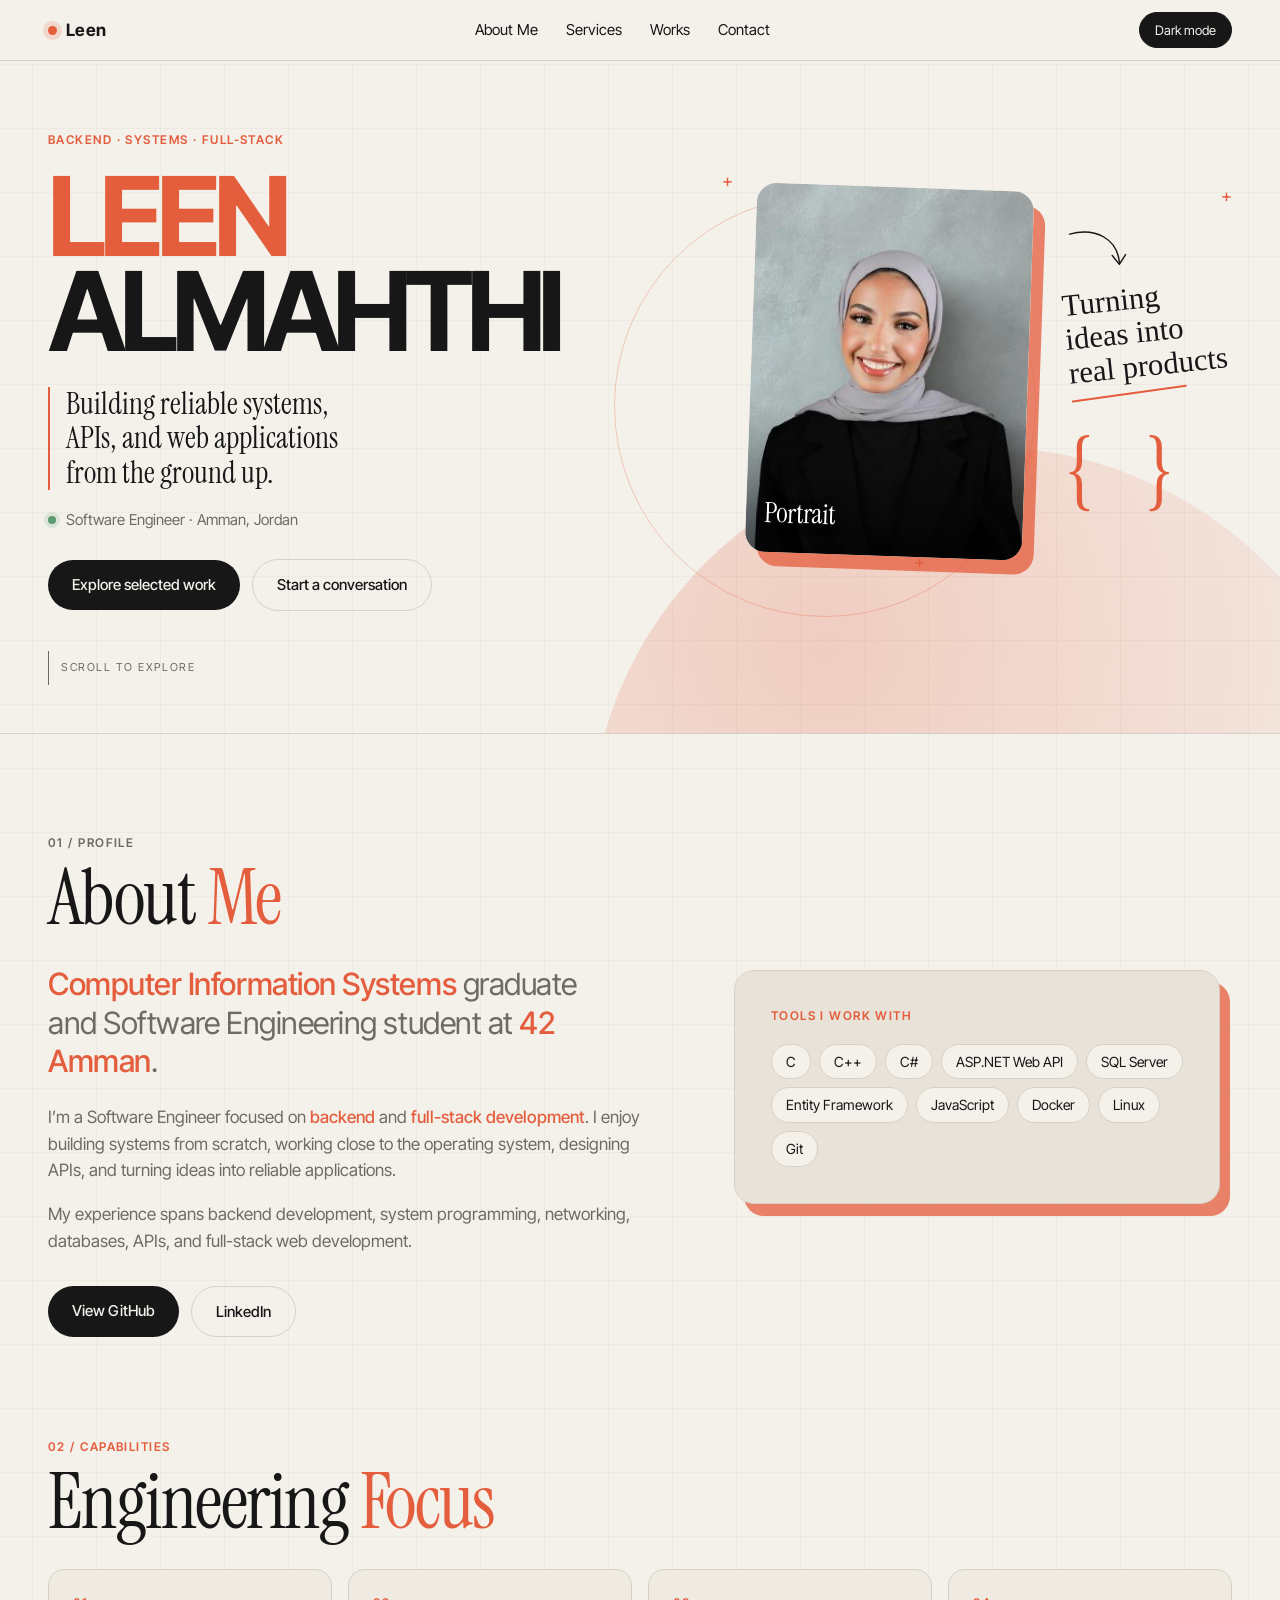
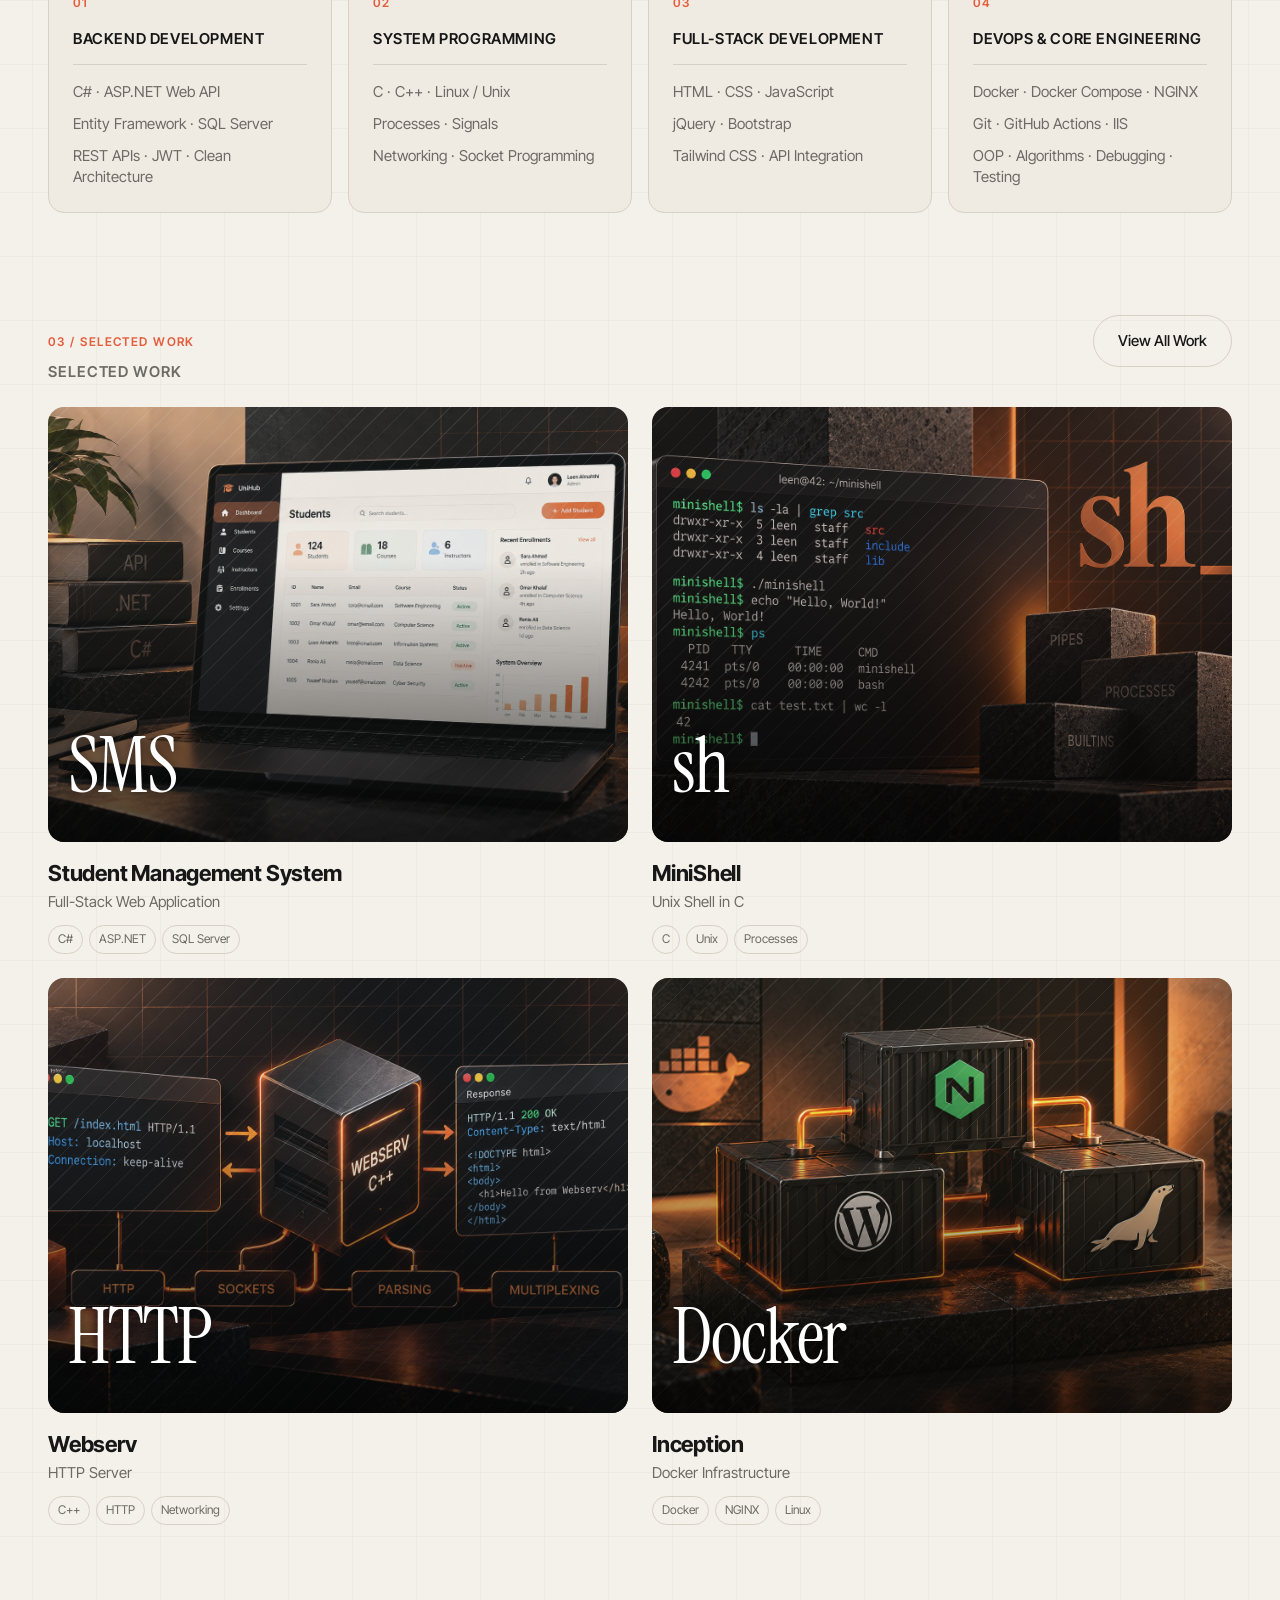
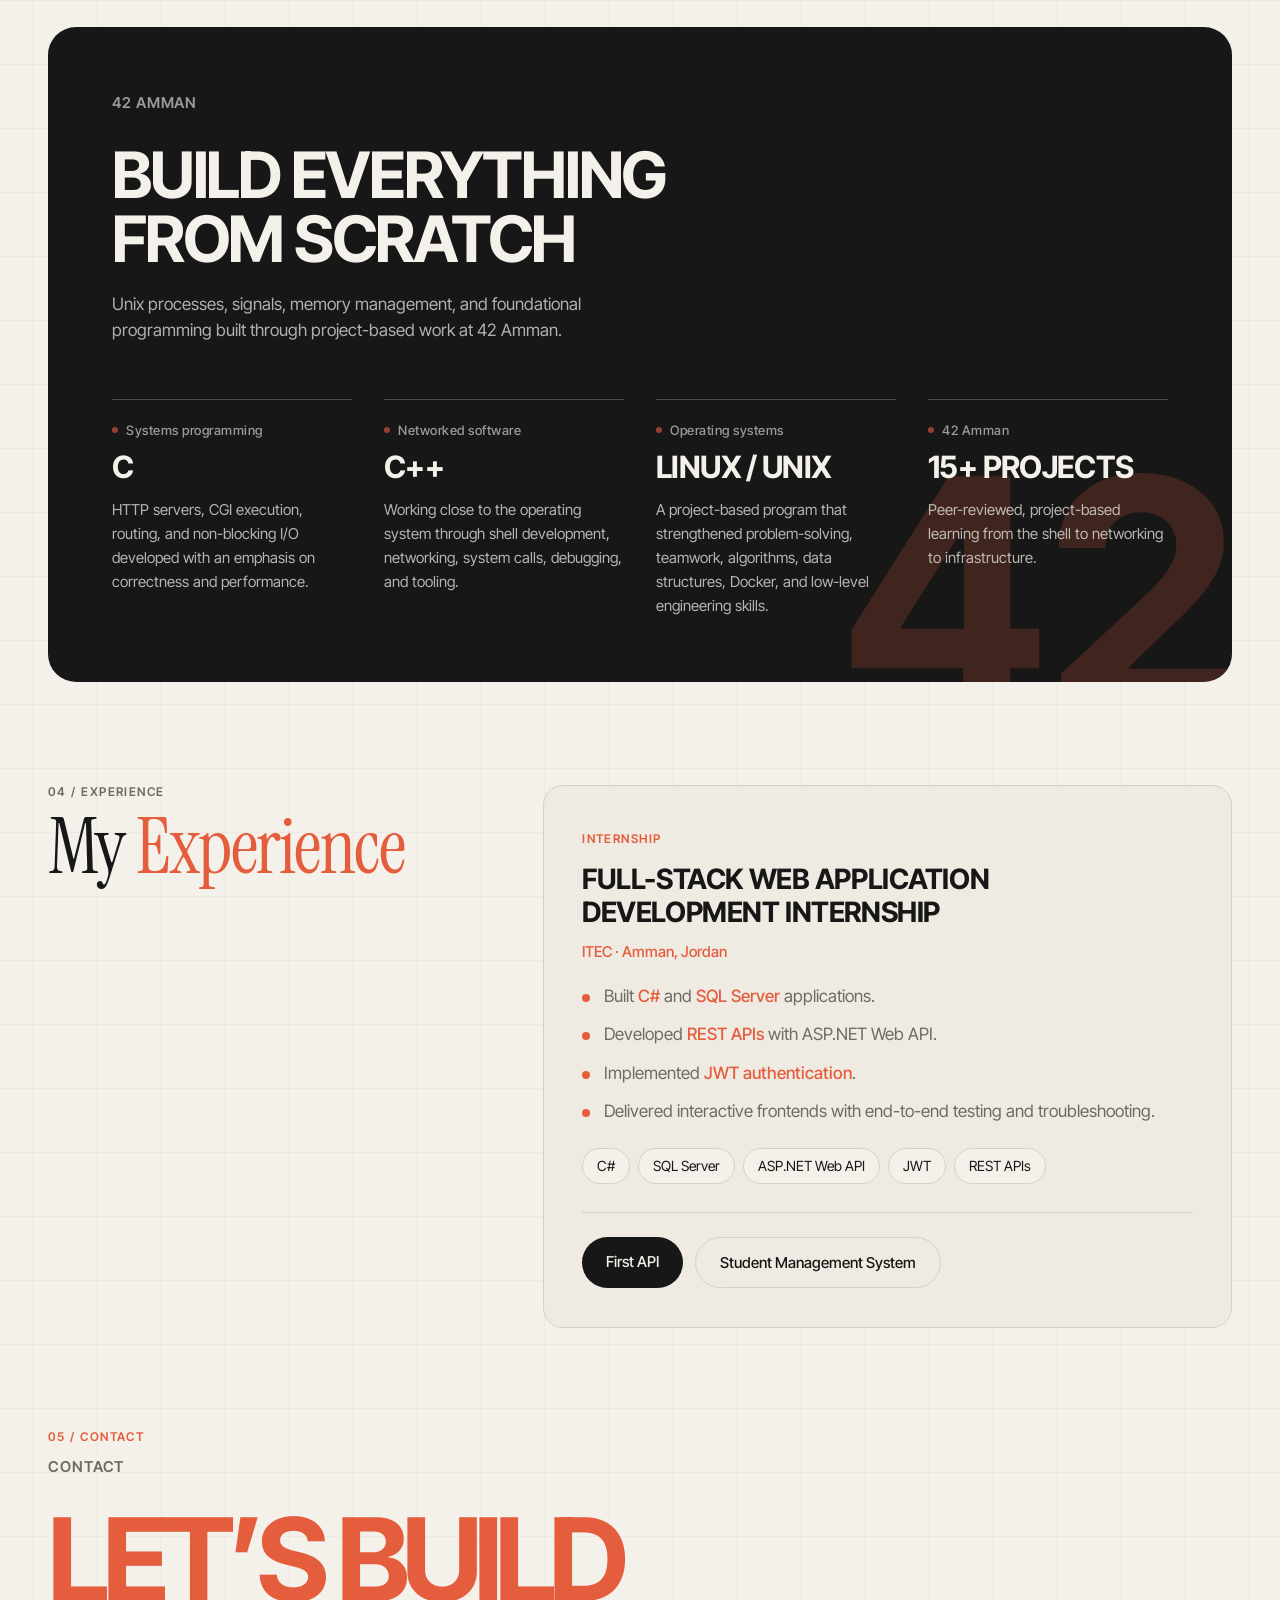
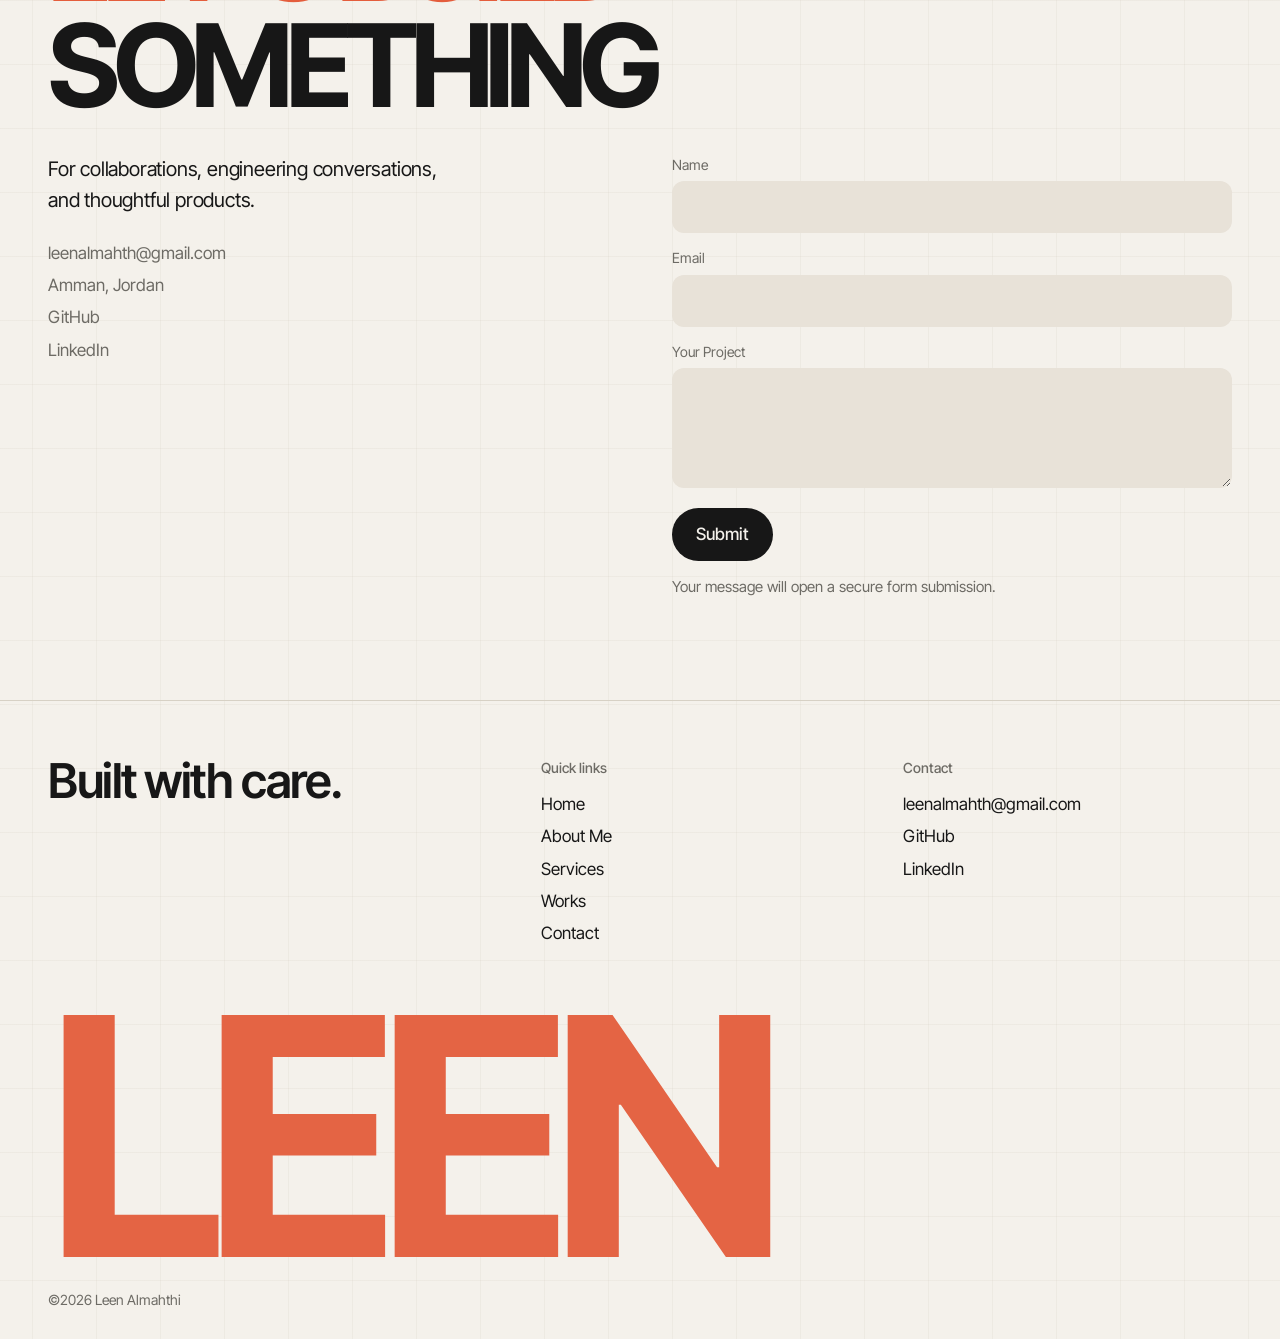
<file: index.html>
<!doctype html>
<html lang="en">
  <head>
    <meta name="viewport" content="width=device-width, initial-scale=1" />
    <meta name="theme-color" content="#f4f1eb" />
    <meta property="og:type" content="website" />
    <meta
      property="og:title"
      content="Leen Almahthi — Software Engineer Portfolio"
    />
    <meta
      property="og:description"
      content="Backend and systems projects in C#, ASP.NET Core, C, and C++. CIS graduate, 42 Amman."
    />
    <meta name="twitter:card" content="summary_large_image" />
    <meta
      name="twitter:title"
      content="Leen Almahthi — Software Engineer Portfolio"
    />
    <meta
      name="twitter:description"
      content="Backend and systems projects in C#, ASP.NET Core, C, and C++. CIS graduate, 42 Amman."
    />
    <meta charset="utf-8" />
    <link rel="icon" type="image/png" href="favicon.png" />
    <title>Leen Almahthi – Software Engineer</title>
    <meta
      name="description"
      content="Software engineer building reliable systems, APIs, and web applications from the ground up."
    />
    <link rel="preconnect" href="https://fonts.googleapis.com" />
    <link rel="preconnect" href="https://fonts.gstatic.com" crossorigin />
    <link
      href="https://fonts.googleapis.com/css2?family=Inter+Tight:wght@400;500;600;700&family=Instrument+Serif:ital@0;1&display=swap"
      rel="stylesheet"
    />
    <link rel="stylesheet" href="style.css" />
  </head>
  <body>
    <a class="skip-link" href="#main-content">Skip to content</a>
    <nav aria-label="Primary navigation">
      <div class="wrap">
        <a class="logo" href="#top">Leen</a>
        <ul>
          <li><a href="#about">About Me</a></li>
          <li><a href="#services">Services</a></li>
          <li><a href="#work">Works</a></li>
          <li><a href="#contact">Contact</a></li>
        </ul>
        <button
          class="theme"
          id="theme"
          type="button"
          aria-pressed="false"
          aria-label="Switch to dark theme"
        >
          Dark mode
        </button>
      </div>
    </nav>

    <main id="main-content">
      <header class="hero" id="top">
        <div class="wrap hero-inner">
          <div class="hero-grid">
            <div class="hero-copy">
              <p class="eyebrow">BACKEND · SYSTEMS · FULL-STACK</p>
              <h1><span class="first">LEEN</span><br />ALMAHTHI</h1>
              <p class="sub">
                Building reliable systems, APIs, and web applications from the
                ground up.
              </p>
              <p class="role">Software Engineer · Amman, Jordan</p>
              <div class="hero-actions">
                <a class="btn" href="#work">Explore selected work </a>
                <a class="btn ghost" href="#contact">Start a conversation</a>
              </div>
            </div>
            <div class="hero-visual">
              <span class="mark m1" aria-hidden="true">+</span>
              <span class="mark m2" aria-hidden="true">+</span>
              <span class="mark m3" aria-hidden="true">+</span>
              <div class="portrait">
                <img src="image.png" alt="Portrait of Leen Almahthi" />
                <span>Portrait</span>
              </div>
              <div class="hero-aside">
                <svg
                  class="arrow"
                  viewBox="0 0 72 50"
                  fill="none"
                  stroke="currentColor"
                  stroke-width="1.6"
                  stroke-linecap="round"
                  stroke-linejoin="round"
                  aria-hidden="true"
                >
                  <path d="M4 8C34 0 58 14 60 40" />
                  <path d="M52 32L60 42L67 31" />
                </svg>
                <p class="handnote">Turning ideas into real products</p>
                <div class="braces" aria-hidden="true">
                  <span>{</span><span>}</span>
                </div>
              </div>
            </div>
          </div>
          <div class="scroll-cue" aria-hidden="true">SCROLL TO EXPLORE</div>
        </div>
      </header>

      <section id="about">
        <div class="wrap about-grid">
          <div>
            <p class="section-index">01 / PROFILE</p>
            <h2 class="display">About <em>Me</em></h2>
            <p class="lead">
              <mark>Computer Information Systems</mark> graduate and Software
              Engineering student at <mark>42 Amman</mark>.
            </p>
            <p>
              I’m a Software Engineer focused on <mark>backend</mark> and
              <mark>full-stack development</mark>. I enjoy building systems from
              scratch, working close to the operating system, designing APIs,
              and turning ideas into reliable applications.
            </p>
            <p>
              My experience spans backend development, system programming,
              networking, databases, APIs, and full-stack web development.
            </p>
            <div class="actions">
              <a
                class="btn"
                href="https://github.com/LeenAlmahthi"
                target="_blank"
                rel="noopener"
                >View GitHub</a
              >
              <a
                class="btn ghost"
                href="https://www.linkedin.com/in/leen-almahthi-620629331"
                target="_blank"
                rel="noopener"
                >LinkedIn</a
              >
            </div>
          </div>
          <div class="stack-card">
            <h3>TOOLS I WORK WITH</h3>
            <ul class="chips">
              <li>C</li>
              <li>C++</li>
              <li>C#</li>
              <li>ASP.NET Web API</li>
              <li>SQL Server</li>
              <li>Entity Framework</li>
              <li>JavaScript</li>
              <li>Docker</li>
              <li>Linux</li>
              <li>Git</li>
            </ul>
          </div>
        </div>
      </section>

      <section id="services" class="section-compact">
        <div class="wrap">
          <p class="section-index">02 / CAPABILITIES</p>
          <h2 class="display">Engineering <em>Focus</em></h2>
          <div class="focus">
            <article>
              <span class="num">01</span>
              <h3>BACKEND DEVELOPMENT</h3>
              <ul>
                <li>C# · ASP.NET Web API</li>
                <li>Entity Framework · SQL Server</li>
                <li>REST APIs · JWT · Clean Architecture</li>
              </ul>
            </article>
            <article>
              <span class="num">02</span>
              <h3>SYSTEM PROGRAMMING</h3>
              <ul>
                <li>C · C++ · Linux / Unix</li>
                <li>Processes · Signals</li>
                <li>Networking · Socket Programming</li>
              </ul>
            </article>
            <article>
              <span class="num">03</span>
              <h3>FULL-STACK DEVELOPMENT</h3>
              <ul>
                <li>HTML · CSS · JavaScript</li>
                <li>jQuery · Bootstrap</li>
                <li>Tailwind CSS · API Integration</li>
              </ul>
            </article>
            <article>
              <span class="num">04</span>
              <h3>DEVOPS &amp; CORE ENGINEERING</h3>
              <ul>
                <li>Docker · Docker Compose · NGINX</li>
                <li>Git · GitHub Actions · IIS</li>
                <li>OOP · Algorithms · Debugging · Testing</li>
              </ul>
            </article>
          </div>
        </div>
      </section>

      <section id="work" class="section-compact">
        <div class="wrap">
          <div class="head-row">
            <div>
              <p class="section-index">03 / SELECTED WORK</p>
              <h2>Selected Work</h2>
            </div>
            <a
              class="btn ghost"
              href="https://github.com/LeenAlmahthi"
              target="_blank"
              rel="noopener"
              >View All Work</a
            >
          </div>
          <div class="work">
            <a
              href="https://github.com/LeenAlmahthi/Student-Management-System"
              target="_blank"
              rel="noopener"
            >
              <div class="thumb">
                <img
                  src="project-sms.png"
                  alt="Student Management System dashboard on a laptop"
                  loading="lazy"
                  decoding="async"
                /><b>SMS</b>
              </div>
              <h3>Student Management System</h3>
              <p>Full-Stack Web Application</p>
              <ul class="project-tags" aria-label="Technologies used">
                <li>C#</li>
                <li>ASP.NET</li>
                <li>SQL Server</li>
              </ul>
            </a>
            <a
              href="https://github.com/LeenAlmahthi/Minishell"
              target="_blank"
              rel="noopener"
            >
              <div class="thumb">
                <img
                  src="project-shell.png"
                  alt="MiniShell terminal showing Unix commands"
                  loading="lazy"
                  decoding="async"
                /><b>sh</b>
              </div>
              <h3>MiniShell</h3>
              <p>Unix Shell in C</p>
              <ul class="project-tags" aria-label="Technologies used">
                <li>C</li>
                <li>Unix</li>
                <li>Processes</li>
              </ul>
            </a>
            <a
              href="https://github.com/LeenAlmahthi/webserv-"
              target="_blank"
              rel="noopener"
            >
              <div class="thumb">
                <img
                  src="project-webserv.png"
                  alt="Webserv HTTP request and response flow"
                  loading="lazy"
                  decoding="async"
                /><b>HTTP</b>
              </div>
              <h3>Webserv</h3>
              <p>HTTP Server</p>
              <ul class="project-tags" aria-label="Technologies used">
                <li>C++</li>
                <li>HTTP</li>
                <li>Networking</li>
              </ul>
            </a>
            <a
              href="https://github.com/LeenAlmahthi/Inception-"
              target="_blank"
              rel="noopener"
            >
              <div class="thumb">
                <img
                  src="project-inception.png"
                  alt="Inception Docker containers connected together"
                  loading="lazy"
                  decoding="async"
                /><b>Docker</b>
              </div>
              <h3>Inception</h3>
              <p>Docker Infrastructure</p>
              <ul class="project-tags" aria-label="Technologies used">
                <li>Docker</li>
                <li>NGINX</li>
                <li>Linux</li>
              </ul>
            </a>
          </div>
        </div>
      </section>

      <section class="section-compact">
        <div class="wrap">
          <div class="scratch">
            <h2>42 Amman</h2>
            <p class="big">BUILD EVERYTHING FROM SCRATCH</p>
            <p class="intro">
              Unix processes, signals, memory management, and foundational
              programming built through project-based work at 42 Amman.
            </p>
            <div class="pillars">
              <div>
                <small>Systems programming</small><strong>C</strong>
                <p>
                  HTTP servers, CGI execution, routing, and non-blocking I/O
                  developed with an emphasis on correctness and performance.
                </p>
              </div>
              <div>
                <small>Networked software</small><strong>C++</strong>
                <p>
                  Working close to the operating system through shell
                  development, networking, system calls, debugging, and tooling.
                </p>
              </div>
              <div>
                <small>Operating systems</small><strong>LINUX / UNIX</strong>
                <p>
                  A project-based program that strengthened problem-solving,
                  teamwork, algorithms, data structures, Docker, and low-level
                  engineering skills.
                </p>
              </div>
              <div>
                <small>42 Amman</small><strong>15+ PROJECTS</strong>
                <p>
                  Peer-reviewed, project-based learning from the shell to
                  networking to infrastructure.
                </p>
              </div>
            </div>
          </div>
        </div>
      </section>

      <section id="experience" class="section-compact">
        <div class="wrap exp">
          <div class="exp-label">
            <p class="section-index">04 / EXPERIENCE</p>
            <h2 class="display">My <em>Experience</em></h2>
          </div>
          <div class="exp-card">
            <span class="exp-tag">INTERNSHIP</span>
            <h3>FULL-STACK WEB APPLICATION DEVELOPMENT INTERNSHIP</h3>
            <p class="where">ITEC · Amman, Jordan</p>
            <ul class="exp-list">
              <li>
                Built <mark>C#</mark> and <mark>SQL Server</mark> applications.
              </li>
              <li>Developed <mark>REST APIs</mark> with ASP.NET Web API.</li>
              <li>Implemented <mark>JWT authentication</mark>.</li>
              <li>
                Delivered interactive frontends with end-to-end testing and
                troubleshooting.
              </li>
            </ul>
            <ul class="chips">
              <li>C#</li>
              <li>SQL Server</li>
              <li>ASP.NET Web API</li>
              <li>JWT</li>
              <li>REST APIs</li>
            </ul>
            <div class="actions">
              <a
                class="btn"
                href="https://github.com/LeenAlmahthi/First-API"
                target="_blank"
                rel="noopener"
                >First API</a
              >
              <a
                class="btn ghost"
                href="https://github.com/LeenAlmahthi/Student-Management-System"
                target="_blank"
                rel="noopener"
                >Student Management System</a
              >
            </div>
          </div>
        </div>
      </section>

      <section id="contact" class="contact section-compact">
        <div class="wrap">
          <p class="section-index">05 / CONTACT</p>
          <h2>Contact</h2>
          <h2 class="title">LET’S BUILD SOMETHING</h2>
          <div class="contact-grid">
            <div>
              <p class="note">
                For collaborations, engineering conversations, and thoughtful
                products.
              </p>
              <div class="links">
                <a href="mailto:leenalmahth@gmail.com">leenalmahth@gmail.com</a>
                <span>Amman, Jordan</span>
                <a
                  href="https://github.com/LeenAlmahthi"
                  target="_blank"
                  rel="noopener"
                  >GitHub</a
                >
                <a
                  href="https://www.linkedin.com/in/leen-almahthi-620629331"
                  target="_blank"
                  rel="noopener"
                  >LinkedIn</a
                >
              </div>
            </div>
            <form
              id="form"
              action="https://formsubmit.co/leenalmahth@gmail.com"
              method="POST"
            >
              <input
                type="hidden"
                name="_subject"
                id="subject"
                value="New portfolio contact"
              />
              <input type="hidden" name="_template" value="table" />
              <input type="hidden" name="_captcha" value="false" />
              <label for="name"
                >Name<input id="name" name="name" required autocomplete="name"
              /></label>
              <label for="email"
                >Email<input
                  id="email"
                  name="email"
                  type="email"
                  required
                  autocomplete="email"
              /></label>
              <label for="project"
                >Your Project<textarea
                  id="project"
                  name="project"
                  required
                ></textarea>
              </label>
              <button class="btn" type="submit">Submit</button>
              <p class="sent" id="sent" role="status" aria-live="polite">
                Your message will open a secure form submission.
              </p>
            </form>
          </div>
        </div>
      </section>

      <footer>
        <div class="wrap">
          <div class="foot">
            <div class="built">Built with care.</div>
            <div>
              <h4>Quick links</h4>
              <ul>
                <li><a href="#top">Home</a></li>
                <li><a href="#about">About Me</a></li>
                <li><a href="#services">Services</a></li>
                <li><a href="#work">Works</a></li>
                <li><a href="#contact">Contact</a></li>
              </ul>
            </div>
            <div>
              <h4>Contact</h4>
              <ul>
                <li>
                  <a href="mailto:leenalmahth@gmail.com"
                    >leenalmahth@gmail.com</a
                  >
                </li>
                <li>
                  <a
                    href="https://github.com/LeenAlmahthi"
                    target="_blank"
                    rel="noopener"
                    >GitHub
                  </a>
                </li>
                <li>
                  <a
                    href="https://www.linkedin.com/in/leen-almahthi-620629331"
                    target="_blank"
                    rel="noopener"
                    >LinkedIn
                  </a>
                </li>
              </ul>
            </div>
          </div>
          <div class="giant" aria-hidden="true">LEEN</div>
          <div class="copy">©2026 Leen Almahthi</div>
        </div>
      </footer>
    </main>

    <script>
      (function () {
        var root = document.documentElement;
        var btn = document.getElementById("theme");
        var form = document.getElementById("form");

        function updateThemeButton(theme) {
          var dark = theme === "dark";
          btn.setAttribute("aria-pressed", String(dark));
          btn.setAttribute(
            "aria-label",
            dark ? "Switch to light theme" : "Switch to dark theme",
          );
          btn.textContent = dark ? "Light mode" : "Dark mode";
        }

        try {
          var s = localStorage.getItem("theme");
          if (s === "light" || s === "dark") {
            root.setAttribute("data-theme", s);
          }
        } catch (error) {
          // Theme preference is optional when storage is unavailable.
        }
        updateThemeButton(root.getAttribute("data-theme"));

        btn.addEventListener("click", function () {
          var dark = root.getAttribute("data-theme") === "dark";
          var next = dark ? "light" : "dark";
          root.setAttribute("data-theme", next);
          updateThemeButton(next);
          try {
            localStorage.setItem("theme", next);
          } catch (error) {
            // The selected theme still applies for the current page.
          }
        });

        form.addEventListener("submit", function () {
          document.getElementById("subject").value =
            "Project inquiry from " + this.elements.name.value;
        });
      })();
    </script>
  </body>
</html>
</file>
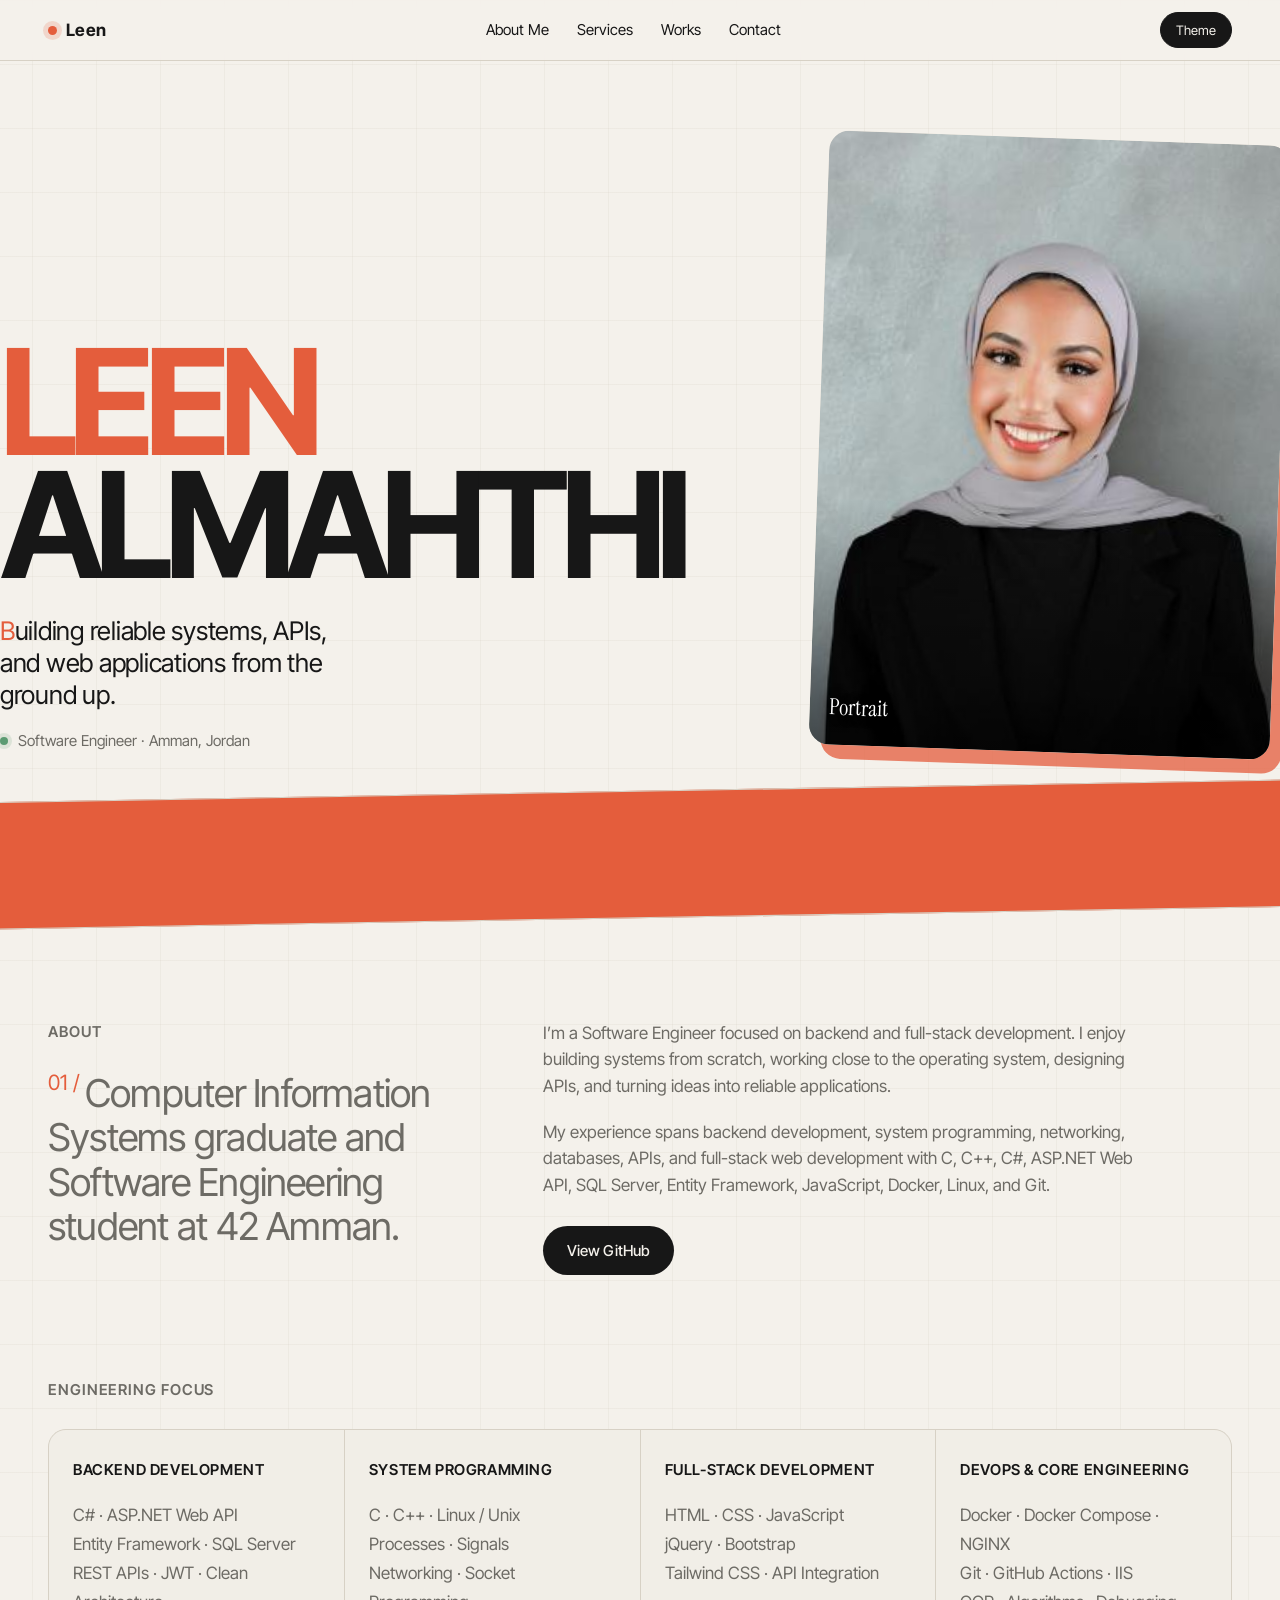
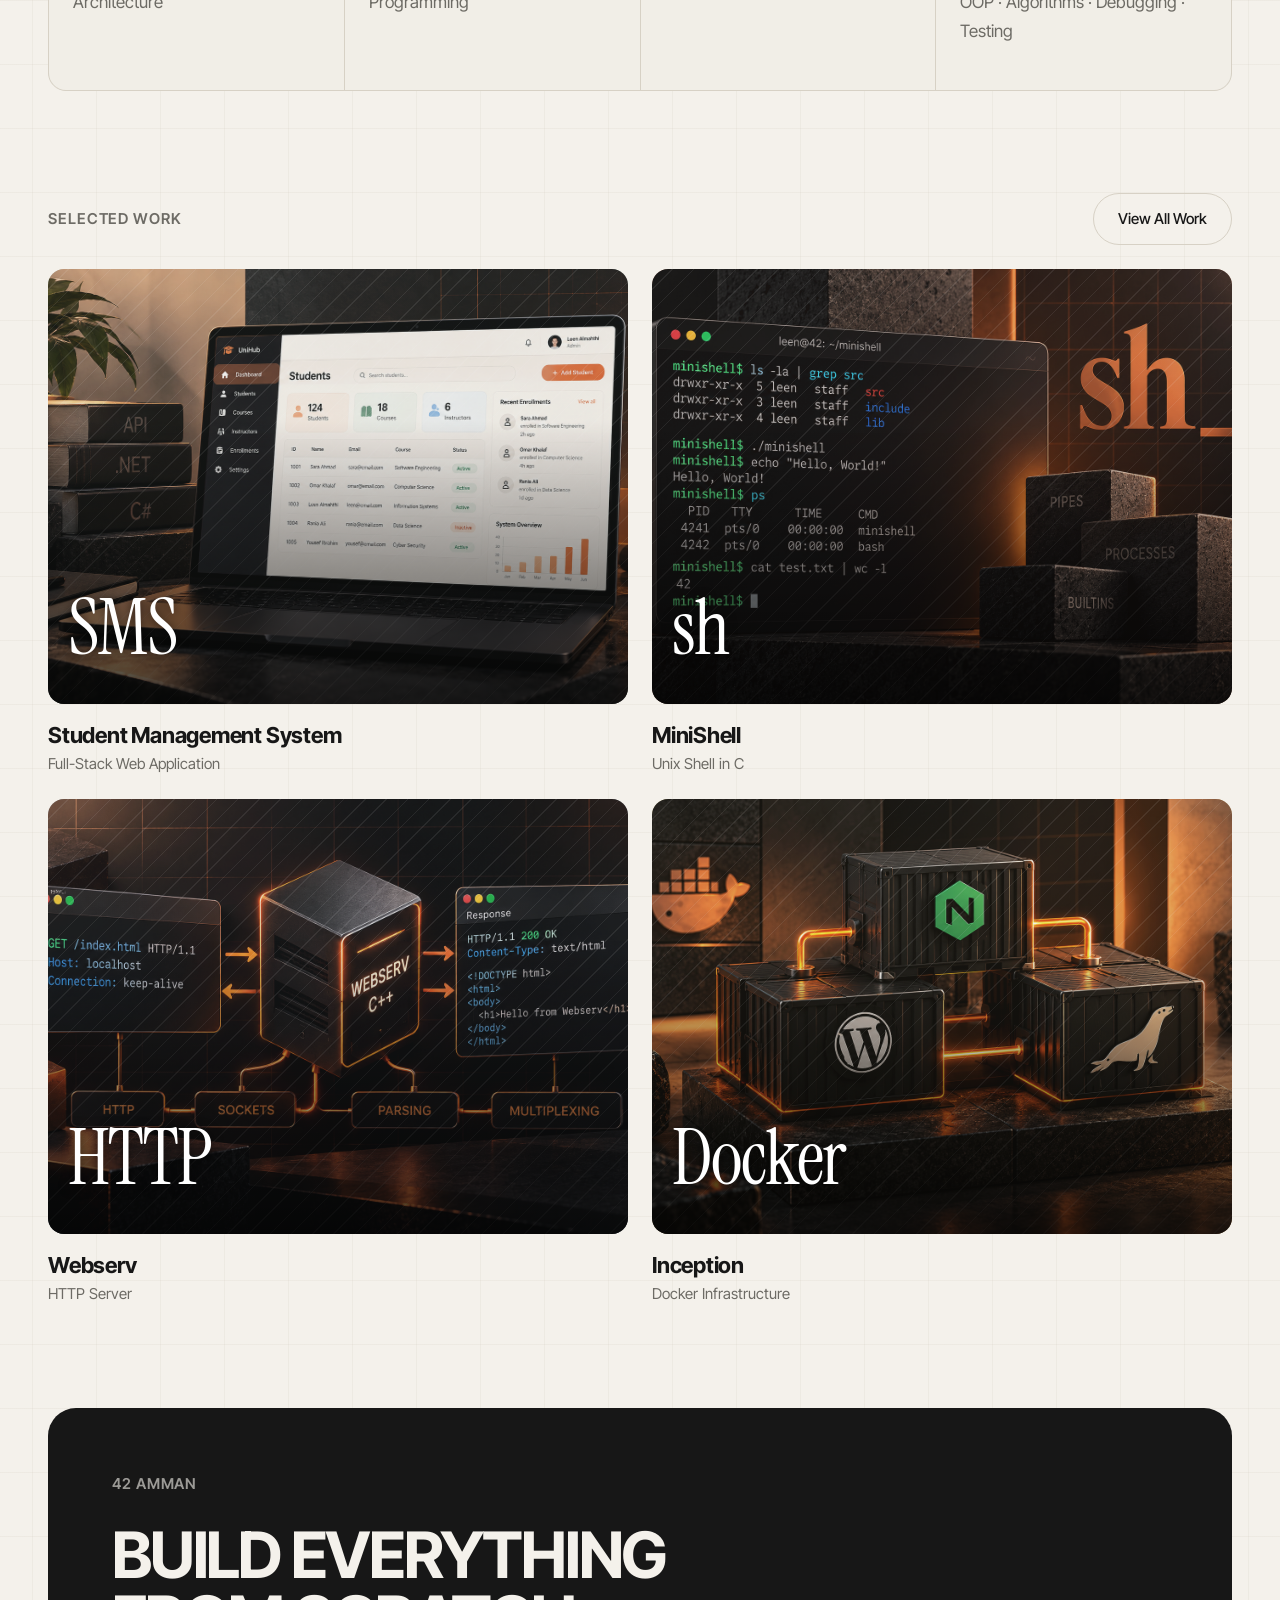
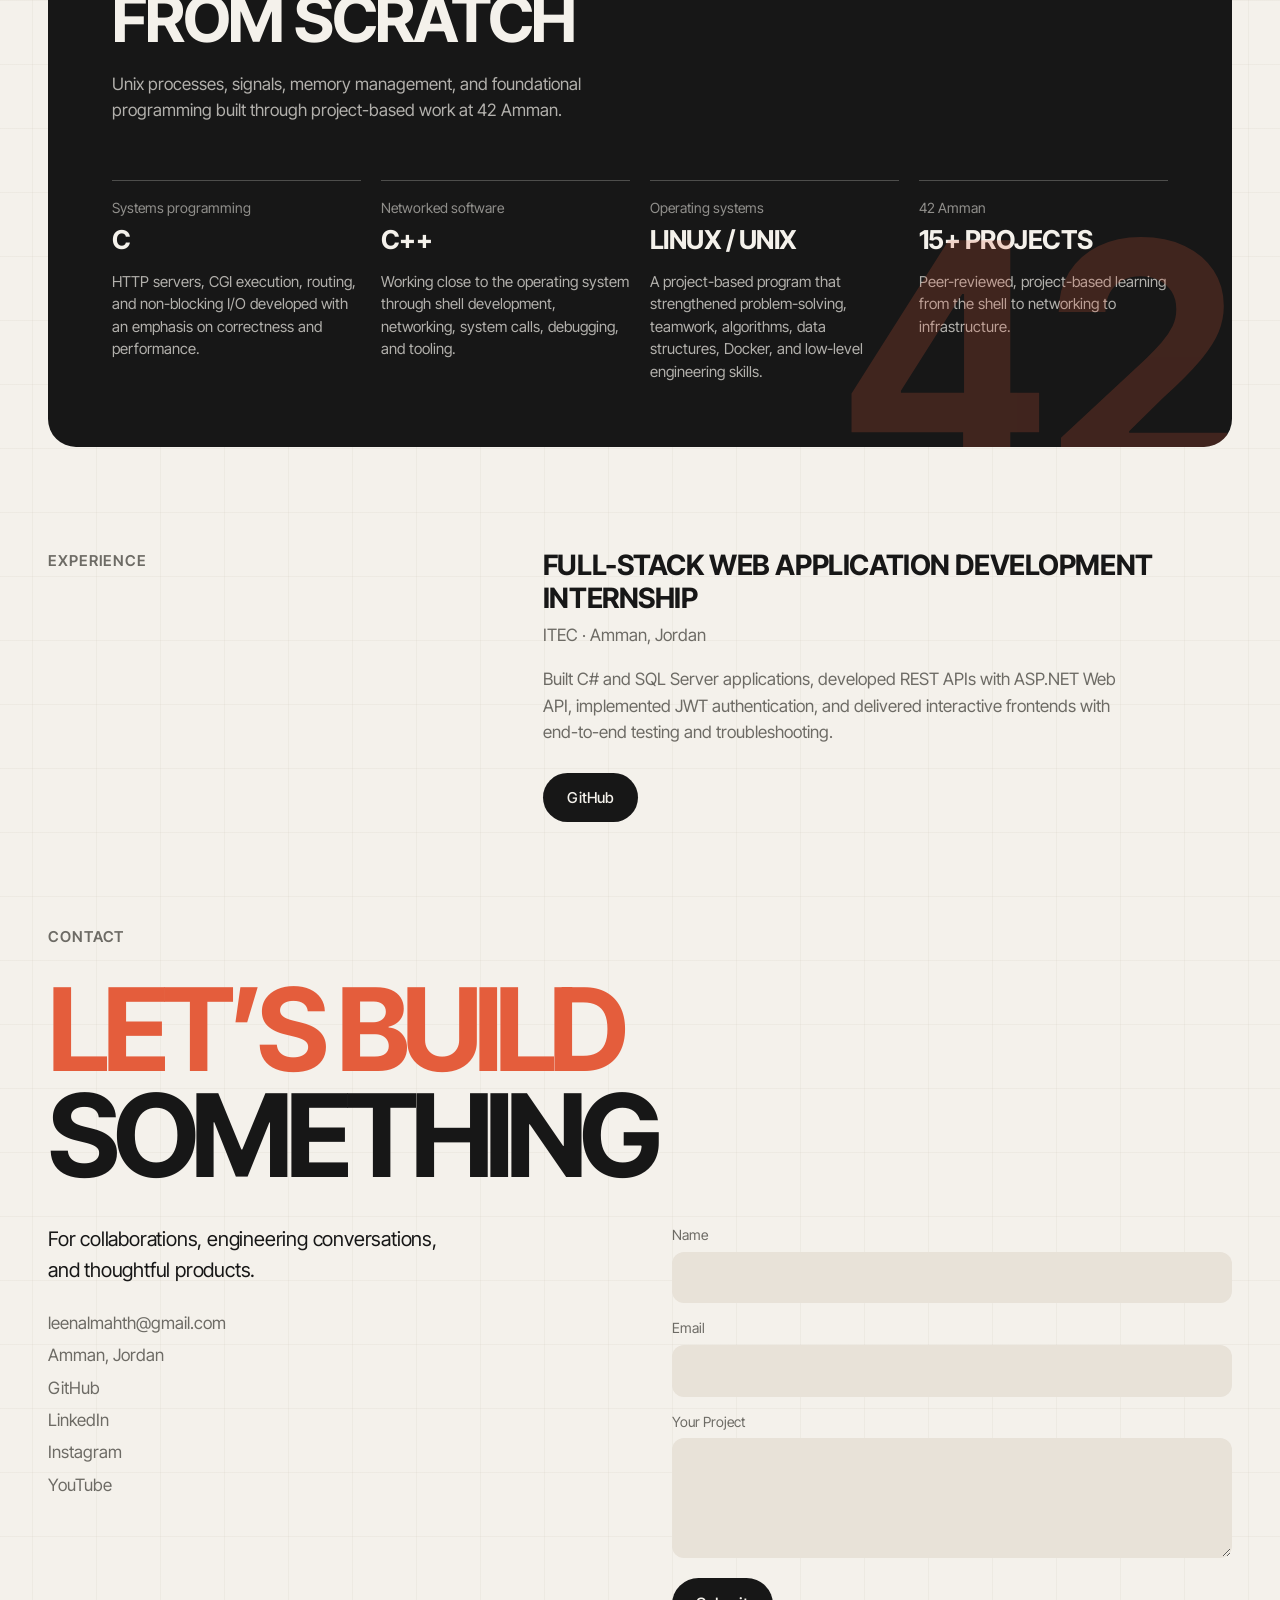
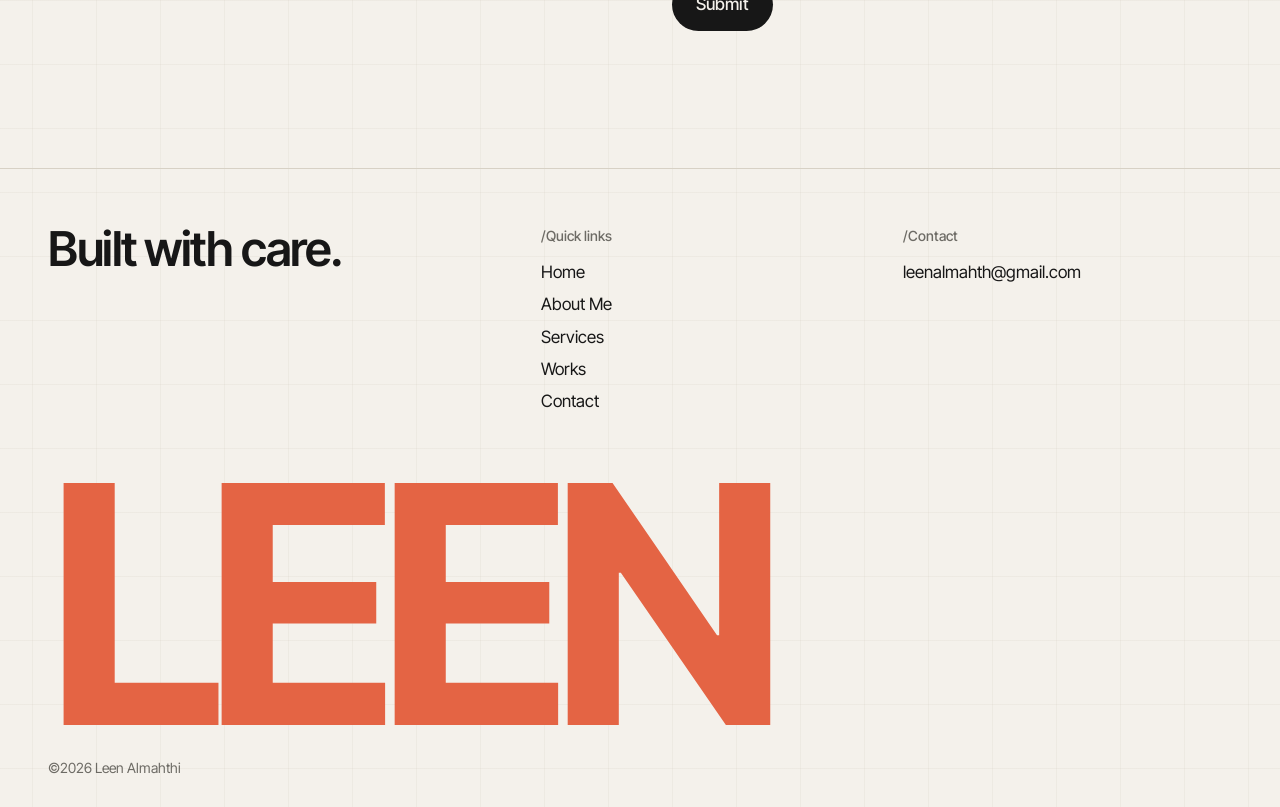
<file: Leen Almahthi – Portfolio.html>
<!DOCTYPE html>
<html lang="en">
<head>
<meta charset="utf-8">
<meta name="viewport" content="width=device-width, initial-scale=1, viewport-fit=cover">
<title>Leen Almahthi – Software Engineer</title>
<meta name="description" content="Software engineer building reliable systems, APIs, and web applications from the ground up.">
<link rel="preconnect" href="https://fonts.googleapis.com">
<link rel="preconnect" href="https://fonts.gstatic.com" crossorigin>
<link href="https://fonts.googleapis.com/css2?family=Inter+Tight:wght@400;500;600;700&family=Instrument+Serif:ital@0;1&display=swap" rel="stylesheet">
<style>
:root{
  --bg:#f4f1eb; --fg:#171717; --muted:#6d6b65; --line:#d7d1c5; --card:#e8e2d8; --inv-bg:#171717; --inv-fg:#f4f1eb; --accent:#e45d3c; --cool:#bfd9d1;
  box-sizing:border-box; padding-top:env(safe-area-inset-top,0px); padding-bottom:env(safe-area-inset-bottom,0px);
}
@media (prefers-color-scheme: dark){
  :root:not([data-theme="light"]){--bg:#121211;--fg:#efeeea;--muted:#9a9891;--line:#2c2b28;--card:#1b1b19;--inv-bg:#efeeea;--inv-fg:#121211;--accent:#ff7654;--cool:#294842}
}
:root[data-theme="dark"]{--bg:#121211;--fg:#efeeea;--muted:#9a9891;--line:#2c2b28;--card:#1b1b19;--inv-bg:#efeeea;--inv-fg:#121211;--accent:#ff7654;--cool:#294842}
html{scroll-behavior:smooth;scroll-padding-top:calc(env(safe-area-inset-top,0px) + 70px);overflow-x:hidden}
*{box-sizing:border-box;margin:0}
body{background:var(--bg);color:var(--fg);font-family:'Inter Tight',system-ui,-apple-system,'Segoe UI',sans-serif;font-size:17px;line-height:1.55;-webkit-font-smoothing:antialiased;background-image:linear-gradient(color-mix(in srgb,var(--line) 22%,transparent) 1px,transparent 1px),linear-gradient(90deg,color-mix(in srgb,var(--line) 22%,transparent) 1px,transparent 1px);background-size:64px 64px;background-position:center top;overflow-x:hidden}
a{color:inherit;text-decoration:none}
.wrap{max-width:1280px;margin:0 auto;padding:0 clamp(20px,4vw,48px)}
/* nav */
nav{position:sticky;top:env(safe-area-inset-top,0px);z-index:10;background:color-mix(in srgb,var(--bg) 88%,transparent);backdrop-filter:blur(10px);border-bottom:1px solid var(--line)}
nav .wrap{display:flex;justify-content:space-between;align-items:center;height:60px}
.logo{font-weight:700;letter-spacing:.02em;display:flex;align-items:center;gap:9px}.logo::before{content:"";width:9px;height:9px;border-radius:50%;background:var(--accent);box-shadow:0 0 0 5px color-mix(in srgb,var(--accent) 18%,transparent)}
nav ul{display:flex;gap:28px;list-style:none;padding:0;font-size:15px}
nav ul a:hover{opacity:.55}
.theme{background:var(--fg);border:1px solid var(--fg);color:var(--bg);border-radius:99px;padding:7px 15px;font:inherit;font-size:13px;cursor:pointer;transition:background .2s,color .2s}.theme:hover{background:var(--accent);border-color:var(--accent);color:#fff}
@media(max-width:700px){nav ul{display:none}}
/* hero */
.hero{padding:clamp(36px,6vw,80px) 0 40px;position:relative}
.hero-grid{display:grid;grid-template-columns:1.25fr .75fr;gap:clamp(24px,4vw,56px);align-items:end}
.hero h1{font-size:clamp(56px,11.5vw,168px);line-height:.84;font-weight:700;letter-spacing:-.065em;text-wrap:balance}.hero h1::first-line{color:var(--accent)}
.hero .sub{margin-top:28px;font-size:clamp(19px,2vw,26px);max-width:24ch;line-height:1.25;letter-spacing:-.01em}.hero .sub::first-letter{color:var(--accent)}
.role{margin-top:18px;color:var(--muted);font-size:15px;display:flex;align-items:center;gap:10px}.role::before{content:"";width:8px;height:8px;border-radius:50%;background:#5c9b72;box-shadow:0 0 0 4px color-mix(in srgb,#5c9b72 16%,transparent)}
.portrait{aspect-ratio:3/4;border-radius:20px;background:var(--card);overflow:hidden;position:relative;display:flex;align-items:flex-end;padding:20px;box-shadow:12px 14px 0 color-mix(in srgb,var(--accent) 75%,transparent);transform:rotate(2deg);transition:transform .4s,box-shadow .4s}.portrait:hover{transform:rotate(0) translateY(-5px);box-shadow:6px 8px 0 color-mix(in srgb,var(--accent) 75%,transparent)}
.portrait img{position:absolute;inset:0;width:100%;height:100%;object-fit:cover;filter:saturate(.9)}
.portrait span{font-family:'Instrument Serif',Georgia,serif;font-size:22px;color:#fff;text-shadow:0 1px 12px #000;z-index:1}
.portrait::before{content:"";position:absolute;inset:0;background:linear-gradient(180deg,transparent 60%,rgba(0,0,0,.6));z-index:1}
.portrait span{position:relative}
.year{position:absolute;right:20px;top:20px;font-size:14px;color:var(--muted)}
@media(max-width:820px){.hero-grid{grid-template-columns:1fr}.portrait{max-width:340px}}
/* marquee */
.marquee{border-block:1px solid var(--line);overflow:hidden;white-space:nowrap;padding:22px 0;background:var(--accent);color:#fff;transform:rotate(-1deg) scale(1.02);contain:paint}
.marquee div{display:inline-block;padding-left:100%;animation:scroll 32s linear infinite;font-family:'Instrument Serif',Georgia,serif;font-size:clamp(28px,4vw,52px)}
@keyframes scroll{to{transform:translateX(-100%)}}
@media(prefers-reduced-motion:reduce){.marquee div{animation:none;padding-left:0}}
/* sections */
section{padding:clamp(56px,8vw,120px) 0}
h2{font-size:clamp(14px,1.2vw,15px);font-weight:600;letter-spacing:.06em;text-transform:uppercase;color:var(--muted);margin-bottom:28px}
.about-grid{display:grid;grid-template-columns:1fr 1.6fr;gap:clamp(24px,5vw,80px)}
.about-grid .lead{font-size:clamp(24px,3vw,40px);line-height:1.15;letter-spacing:-.02em}.about-grid .lead::before{content:"01 / ";color:var(--accent);font-size:.55em;vertical-align:top;letter-spacing:0}
.about-grid p+p{margin-top:20px}
.about-grid p{color:var(--muted);max-width:62ch}
.btn{display:inline-block;margin-top:28px;padding:13px 24px;border-radius:99px;background:var(--inv-bg);color:var(--inv-fg);font-weight:500;font-size:15px}
.btn:hover{opacity:.8}
.btn.ghost{background:none;color:var(--fg);border:1px solid var(--line);margin-top:0}
@media(max-width:820px){.about-grid{grid-template-columns:1fr}}
.tagline{font-size:clamp(28px,4.4vw,64px);line-height:1.05;letter-spacing:-.03em;max-width:20ch;font-weight:600}
/* focus */
.focus{display:grid;grid-template-columns:repeat(4,1fr);gap:1px;background:var(--line);border:1px solid var(--line);border-radius:18px;overflow:hidden;margin-top:12px}
.focus article{background:color-mix(in srgb,var(--bg) 92%,transparent);padding:28px 24px 36px;min-height:260px;display:flex;flex-direction:column;gap:20px;transition:background .25s,transform .25s}.focus article:hover{background:var(--cool);transform:translateY(-4px)}
.focus h3{font-size:15px;font-weight:600;letter-spacing:.04em}
.focus p{color:var(--muted);line-height:1.7}
@media(max-width:1000px){.focus{grid-template-columns:repeat(2,1fr)}}
@media(max-width:560px){.focus{grid-template-columns:1fr}.focus article{min-height:0}}
/* work */
.head-row{display:flex;justify-content:space-between;align-items:baseline;flex-wrap:wrap;gap:12px;margin-bottom:12px}
.head-row h2{margin-bottom:0}
.work{display:grid;grid-template-columns:repeat(2,1fr);gap:24px;margin-top:24px}
.work a{display:block}
.thumb{aspect-ratio:4/3;background:var(--card);border-radius:16px;position:relative;overflow:hidden;transition:transform .35s;isolation:isolate}.thumb::after{content:"VIEW PROJECT  ↗";position:absolute;right:18px;top:18px;font-size:11px;letter-spacing:.08em;background:var(--fg);color:var(--bg);padding:7px 9px;border-radius:99px;opacity:0;transform:translateY(-6px);transition:.25s}.work a:hover .thumb::after{opacity:1;transform:translateY(0)}
.thumb::before{content:"";position:absolute;inset:0;background:linear-gradient(180deg,rgba(0,0,0,.04) 35%,rgba(0,0,0,.72) 100%),repeating-linear-gradient(135deg,transparent 0 14px,rgba(255,255,255,.08) 14px 15px);z-index:1}
.thumb img{position:absolute;inset:0;width:100%;height:100%;object-fit:cover;opacity:.9;filter:saturate(.82);transition:transform .45s,opacity .3s}.work a:hover .thumb img{transform:scale(1.05);opacity:1}
.thumb b{position:absolute;left:20px;bottom:16px;font-family:'Instrument Serif',Georgia,serif;font-size:clamp(40px,6vw,88px);font-weight:400;letter-spacing:-.02em;z-index:2;color:#fff;text-shadow:0 2px 12px rgba(0,0,0,.7)}
.work a:hover .thumb{transform:scale(.985)}
.work a:nth-child(1) .thumb{background:#d4e4dd}.work a:nth-child(2) .thumb{background:#f0c7b5}.work a:nth-child(3) .thumb{background:#c9d9e5}.work a:nth-child(4) .thumb{background:#e6d6a7}
.work h3{margin-top:14px;font-size:22px;letter-spacing:-.01em}
.work p{color:var(--muted);font-size:15px}
@media(max-width:700px){.work{grid-template-columns:1fr}}
/* scratch */
.scratch{background:var(--inv-bg);color:var(--inv-fg);border-radius:28px;padding:clamp(28px,5vw,72px);margin-top:0;position:relative;overflow:hidden}.scratch::after{content:"42";position:absolute;right:-.02em;bottom:-.22em;font-size:clamp(180px,25vw,360px);line-height:1;font-weight:700;color:var(--accent);opacity:.2;pointer-events:none}
.scratch h2{color:inherit;opacity:.6}
.scratch .big{font-size:clamp(30px,5vw,72px);line-height:1;letter-spacing:-.035em;font-weight:700;max-width:16ch}
.scratch .intro{margin-top:20px;max-width:56ch;opacity:.7}
.pillars{display:grid;grid-template-columns:repeat(4,1fr);gap:20px;margin-top:56px}
.pillars div{border-top:1px solid color-mix(in srgb,var(--inv-fg) 25%,transparent);padding-top:16px}
.pillars small{display:block;opacity:.55;font-size:14px}
.pillars strong{display:block;font-size:26px;letter-spacing:-.02em;margin:2px 0 10px}
.pillars p{font-size:15px;opacity:.7;line-height:1.5}
@media(max-width:900px){.pillars{grid-template-columns:repeat(2,1fr)}}
@media(max-width:520px){.pillars{grid-template-columns:1fr}}
/* experience */
.exp{display:grid;grid-template-columns:1fr 1.6fr;gap:clamp(24px,5vw,80px);align-items:start}
.exp h3{font-size:clamp(20px,2.2vw,28px);line-height:1.15;letter-spacing:-.015em}
.exp .where{color:var(--muted);margin:8px 0 18px}
.exp p{color:var(--muted);max-width:60ch}
@media(max-width:820px){.exp{grid-template-columns:1fr}}
/* contact */
.contact h2.title{font-size:clamp(44px,9vw,132px);line-height:.92;letter-spacing:-.065em;text-transform:none;color:var(--fg);font-weight:700;margin-bottom:24px;max-width:10ch}.contact h2.title::first-line{color:var(--accent)}
.contact-grid{display:grid;grid-template-columns:1fr 1fr;gap:clamp(24px,5vw,80px);margin-top:36px}
.contact-grid p.note{max-width:34ch;font-size:20px;letter-spacing:-.01em}
.links{display:flex;flex-direction:column;gap:6px;margin-top:24px;color:var(--muted)}
.links a:hover{color:var(--fg)}
form{display:flex;flex-direction:column;gap:14px}
label{font-size:14px;color:var(--muted);display:flex;flex-direction:column;gap:6px}
input,textarea{font:inherit;color:var(--fg);background:var(--card);border:1px solid transparent;border-radius:12px;padding:14px 16px}
input:focus-visible,textarea:focus-visible,a:focus-visible,button:focus-visible{outline:2px solid var(--fg);outline-offset:2px}
textarea{min-height:120px;resize:vertical}
button.btn{border:0;cursor:pointer;font:inherit;font-weight:500;align-self:flex-start;margin-top:6px}
.sent{color:var(--muted);font-size:15px;min-height:1.4em}
@media(max-width:820px){.contact-grid{grid-template-columns:1fr}}
/* footer */
footer{border-top:1px solid var(--line);padding:56px 0 28px}
.foot{display:grid;grid-template-columns:1.4fr 1fr 1fr;gap:32px}
.foot h4{font-size:14px;color:var(--muted);font-weight:500;margin-bottom:12px}
.foot ul{list-style:none;padding:0;display:grid;gap:6px}
.foot .built{font-size:clamp(28px,4vw,48px);letter-spacing:-.03em;line-height:1;font-weight:600}
.giant{font-size:clamp(90px,26vw,400px);font-weight:700;letter-spacing:-.06em;line-height:.8;margin-top:56px;color:var(--accent);opacity:.95}
.copy{margin-top:20px;font-size:14px;color:var(--muted)}
@media(max-width:700px){.foot{grid-template-columns:1fr 1fr}.foot>div:first-child{grid-column:1/-1}}
</style>
</head>
<body>

<nav>
  <div class="wrap">
    <a class="logo" href="#top">Leen</a>
    <ul>
      <li><a href="#about">About Me</a></li>
      <li><a href="#services">Services</a></li>
      <li><a href="#work">Works</a></li>
      <li><a href="#contact">Contact</a></li>
    </ul>
    <button class="theme" id="theme" aria-label="Toggle light and dark theme">Theme</button>
  </div>
</nav>

<header class="hero wrap" id="top">
  <div class="hero-grid">
    <div>
      <h1>LEEN<br>ALMAHTHI</h1>
      <p class="sub">Building reliable systems, APIs, and web applications from the ground up.</p>
      <p class="role">Software Engineer · Amman, Jordan</p>
    </div>
    <div class="portrait" role="img" aria-label="Portrait placeholder">
      <div class="year">©2026</div>
      <img src="image.png"/>
      <span>Portrait</span>
    </div>
  </div>
</header>

<div class="marquee" aria-hidden="true"><div>I build reliable systems from the ground up: clear APIs, durable infrastructure, and web applications designed to last. &nbsp;·&nbsp; I build reliable systems from the ground up: clear APIs, durable infrastructure, and web applications designed to last.</div></div>

<section id="about">
  <div class="wrap about-grid">
    <div>
      <h2>About</h2>
      <p class="lead">Computer Information Systems graduate and Software Engineering student at 42 Amman.</p>
    </div>
    <div>
      <p>I’m a Software Engineer focused on backend and full-stack development. I enjoy building systems from scratch, working close to the operating system, designing APIs, and turning ideas into reliable applications.</p>
      <p>My experience spans backend development, system programming, networking, databases, APIs, and full-stack web development with C, C++, C#, ASP.NET Web API, SQL Server, Entity Framework, JavaScript, Docker, Linux, and Git.</p>
      <a class="btn" href="https://github.com/LeenAlmahthi" target="_blank" rel="noopener">View GitHub</a>
    </div>
  </div>
</section>

<section id="services" style="padding-top:0">
  <div class="wrap">
    <h2>Engineering Focus</h2>
    <div class="focus">
      <article>
        <h3>BACKEND DEVELOPMENT</h3>
        <p>C# · ASP.NET Web API<br>Entity Framework · SQL Server<br>REST APIs · JWT · Clean Architecture</p>
      </article>
      <article>
        <h3>SYSTEM PROGRAMMING</h3>
        <p>C · C++ · Linux / Unix<br>Processes · Signals<br>Networking · Socket Programming</p>
      </article>
      <article>
        <h3>FULL-STACK DEVELOPMENT</h3>
        <p>HTML · CSS · JavaScript<br>jQuery · Bootstrap<br>Tailwind CSS · API Integration</p>
      </article>
      <article>
        <h3>DEVOPS &amp; CORE ENGINEERING</h3>
        <p>Docker · Docker Compose · NGINX<br>Git · GitHub Actions · IIS<br>OOP · Algorithms · Debugging · Testing</p>
      </article>
    </div>
  </div>
</section>

<section id="work" style="padding-top:0">
  <div class="wrap">
    <div class="head-row">
      <h2>Selected Work</h2>
      <a class="btn ghost" href="https://github.com/LeenAlmahthi" target="_blank" rel="noopener">View All Work</a>
    </div>
    <div class="work">
      <a href="https://github.com/LeenAlmahthi" target="_blank" rel="noopener">
        <div class="thumb"><img src="project-sms.png" alt="Student Management System dashboard on a laptop"><b>SMS</b></div>
        <h3>Student Management System</h3><p>Full-Stack Web Application</p>
      </a>
      <a href="https://github.com/LeenAlmahthi" target="_blank" rel="noopener">
        <div class="thumb"><img src="project-shell.png" alt="MiniShell terminal showing Unix commands"><b>sh</b></div>
        <h3>MiniShell</h3><p>Unix Shell in C</p>
      </a>
      <a href="https://github.com/LeenAlmahthi" target="_blank" rel="noopener">
        <div class="thumb"><img src="project-webserv.png" alt="Webserv HTTP request and response flow"><b>HTTP</b></div>
        <h3>Webserv</h3><p>HTTP Server</p>
      </a>
      <a href="https://github.com/LeenAlmahthi" target="_blank" rel="noopener">
        <div class="thumb"><img src="project-inception.png" alt="Inception Docker containers connected together"><b>Docker</b></div>
        <h3>Inception</h3><p>Docker Infrastructure</p>
      </a>
    </div>
  </div>
</section>

<section style="padding-top:0">
  <div class="wrap">
    <div class="scratch">
      <h2>42 Amman</h2>
      <p class="big">BUILD EVERYTHING FROM SCRATCH</p>
      <p class="intro">Unix processes, signals, memory management, and foundational programming built through project-based work at 42 Amman.</p>
      <div class="pillars">
        <div><small>Systems programming</small><strong>C</strong><p>HTTP servers, CGI execution, routing, and non-blocking I/O developed with an emphasis on correctness and performance.</p></div>
        <div><small>Networked software</small><strong>C++</strong><p>Working close to the operating system through shell development, networking, system calls, debugging, and tooling.</p></div>
        <div><small>Operating systems</small><strong>LINUX / UNIX</strong><p>A project-based program that strengthened problem-solving, teamwork, algorithms, data structures, Docker, and low-level engineering skills.</p></div>
        <div><small>42 Amman</small><strong>15+ PROJECTS</strong><p>Peer-reviewed, project-based learning from the shell to networking to infrastructure.</p></div>
      </div>
    </div>
  </div>
</section>

<section id="experience" style="padding-top:0">
  <div class="wrap exp">
    <h2>Experience</h2>
    <div>
      <h3>FULL-STACK WEB APPLICATION DEVELOPMENT INTERNSHIP</h3>
      <p class="where">ITEC · Amman, Jordan</p>
      <p>Built C# and SQL Server applications, developed REST APIs with ASP.NET Web API, implemented JWT authentication, and delivered interactive frontends with end-to-end testing and troubleshooting.</p>
      <a class="btn" href="https://github.com/LeenAlmahthi" target="_blank" rel="noopener">GitHub</a>
    </div>
  </div>
</section>

<section id="contact" class="contact" style="padding-top:0">
  <div class="wrap">
    <h2>Contact</h2>
    <h2 class="title">LET’S BUILD SOMETHING</h2>
    <div class="contact-grid">
      <div>
        <p class="note">For collaborations, engineering conversations, and thoughtful products.</p>
        <div class="links">
          <a href="mailto:leenalmahth@gmail.com">leenalmahth@gmail.com</a>
          <span>Amman, Jordan</span>
          <a href="https://github.com/LeenAlmahthi" target="_blank" rel="noopener">GitHub</a>
          <a href="https://www.linkedin.com/" target="_blank" rel="noopener">LinkedIn</a>
          <a href="https://www.instagram.com/" target="_blank" rel="noopener">Instagram</a>
          <a href="https://www.youtube.com/" target="_blank" rel="noopener">YouTube</a>
        </div>
      </div>
      <form id="form">
        <label>Name<input name="name" required autocomplete="name"></label>
        <label>Email<input name="email" type="email" required autocomplete="email"></label>
        <label>Your Project<textarea name="project" required></textarea></label>
        <button class="btn" type="submit">Submit</button>
        <div class="sent" id="sent" role="status"></div>
      </form>
    </div>
  </div>
</section>

<footer>
  <div class="wrap">
    <div class="foot">
      <div class="built">Built with care.</div>
      <div>
        <h4>/Quick links</h4>
        <ul>
          <li><a href="#top">Home</a></li>
          <li><a href="#about">About Me</a></li>
          <li><a href="#services">Services</a></li>
          <li><a href="#work">Works</a></li>
          <li><a href="#contact">Contact</a></li>
        </ul>
      </div>
      <div>
        <h4>/Contact</h4>
        <ul><li><a href="mailto:leenalmahth@gmail.com">leenalmahth@gmail.com</a></li></ul>
      </div>
    </div>
    <div class="giant" aria-hidden="true">LEEN</div>
    <div class="copy">©2026 Leen Almahthi</div>
  </div>
</footer>

<script>
(function(){
  var root=document.documentElement, btn=document.getElementById('theme');
  try{var s=localStorage.getItem('theme'); if(s) root.setAttribute('data-theme',s);}catch(e){}
  btn.addEventListener('click',function(){
    var dark=root.getAttribute('data-theme')==='dark' || (!root.getAttribute('data-theme') && matchMedia('(prefers-color-scheme: dark)').matches);
    var next=dark?'light':'dark';
    root.setAttribute('data-theme',next);
    try{localStorage.setItem('theme',next);}catch(e){}
  });
  document.getElementById('form').addEventListener('submit',function(e){
    e.preventDefault();
    var f=e.target, sub=encodeURIComponent('Project inquiry from '+f.name.value);
    var body=encodeURIComponent(f.project.value+'\n\n'+f.name.value+' ('+f.email.value+')');
    window.location.href='mailto:leenalmahth@gmail.com?subject='+sub+'&body='+body;
    document.getElementById('sent').textContent='Opening your email app to send this message.';
  });
})();
</script>
</body>
</html>
</file>
<file: style.css>
:root {
  --bg: #f4f1eb; --fg: #171717;
  --muted: #6d6b65; --line: #d7d1c5;
  --card: #e8e2d8; --inv-bg: #171717;
  --inv-fg: #f4f1eb; --accent: #e45d3c;
  --cool: #bfd9d1; box-sizing: border-box;
  padding-top: env(safe-area-inset-top, 0px); padding-bottom: env(safe-area-inset-bottom, 0px);
}
:root[data-theme="dark"] {
  --bg: #121211; --fg: #efeeea;
  --muted: #9a9891; --line: #2c2b28;
  --card: #1b1b19; --inv-bg: #efeeea;
  --inv-fg: #121211; --accent: #ff7654;
  --cool: #294842;
}
html {
  scroll-behavior: smooth; scroll-padding-top: calc(env(safe-area-inset-top, 0px) + 70px);
  overflow-x: hidden;
}
* { box-sizing: border-box; margin: 0; }
body {
  background: var(--bg); color: var(--fg);
  font-family: "Inter Tight", system-ui, -apple-system, "Segoe UI", sans-serif; font-size: 17px;
  line-height: 1.55; -webkit-font-smoothing: antialiased;
  background-image: linear-gradient( color-mix(in srgb, var(--line) 22%, transparent) 1px, transparent 1px ), linear-gradient( 90deg, color-mix(in srgb, var(--line) 22%, transparent) 1px, transparent 1px ); background-size: 64px 64px;
  background-position: center top; overflow-x: hidden;
}
a, button { cursor: pointer; transition: color 0.25s ease, background-color 0.25s ease, border-color 0.25s ease, box-shadow 0.25s ease, transform 0.25s ease; }
a { color: inherit; text-decoration: none; }
.skip-link {
  position: absolute; left: 16px; top: -100px; z-index: 20;
  padding: 10px 14px; border-radius: 8px;
  background: var(--inv-bg); color: var(--inv-fg);
}
.skip-link:focus { top: 16px; }
.wrap {
  max-width: 1280px; margin: 0 auto;
  padding: 0 clamp(20px, 4vw, 48px);
}
nav {
  position: sticky; top: env(safe-area-inset-top, 0px);
  z-index: 10; background: color-mix(in srgb, var(--bg) 88%, transparent);
  backdrop-filter: blur(10px); border-bottom: 1px solid var(--line);
}
nav .wrap {
  display: flex; justify-content: space-between;
  align-items: center; height: 60px;
}
.logo {
  font-weight: 700; letter-spacing: 0.02em;
  display: flex; align-items: center;
  gap: 9px;
}
.logo::before {
  content: ""; width: 9px;
  height: 9px; border-radius: 50%;
  background: var(--accent); box-shadow: 0 0 0 5px color-mix(in srgb, var(--accent) 18%, transparent);
}
nav ul {
  display: flex; gap: 28px;
  list-style: none; padding: 0;
  font-size: 15px;
}
nav ul a:hover { color: var(--accent); }
.theme {
  background: var(--fg); border: 1px solid var(--fg);
  color: var(--bg); border-radius: 99px;
  padding: 7px 15px; font: inherit;
  font-size: 13px;
}
.theme:hover {
  background: var(--accent); border-color: var(--accent);
  color: #fff;
}
@media (max-width: 700px) {
  nav .wrap { height: auto; min-height: 60px; padding-block: 12px; flex-wrap: wrap; gap: 12px; }
  nav ul { display: flex; order: 3; width: 100%; justify-content: space-between; gap: 8px; font-size: 13px; }
}

/* ---------- Hero ---------- */
.hero {
  --blob: min(62vw, 820px);
  position: relative; overflow: clip;
  padding: clamp(36px, 6vw, 72px) 0 clamp(28px, 4vw, 48px);
  border-bottom: 1px solid var(--line);
}
.hero::before { /* bottom-edge orange curve */
  content: ""; position: absolute; right: -8%;
  bottom: calc(var(--blob) * -0.64); width: var(--blob); aspect-ratio: 1;
  border-radius: 50%; pointer-events: none;
  background: radial-gradient(circle at 30% 25%, color-mix(in srgb, var(--accent) 24%, transparent), color-mix(in srgb, var(--accent) 6%, transparent) 70%);
}
.hero::after { /* fine curved line */
  content: ""; position: absolute; left: 48%; top: 20%;
  width: min(34vw, 420px); aspect-ratio: 1; border-radius: 50%;
  border: 1px solid color-mix(in srgb, var(--accent) 30%, transparent); pointer-events: none;
}
.hero-inner { position: relative; z-index: 1; }
.hero-grid {
  display: grid; grid-template-columns: minmax(0, 1.15fr) minmax(0, 0.85fr);
  gap: clamp(24px, 4vw, 56px); align-items: center;
}
.hero h1 {
  font-size: clamp(52px, 8.6vw, 128px); line-height: 0.86;
  font-weight: 700; letter-spacing: -0.065em;
}
.hero h1 .first { color: var(--accent); }
.eyebrow, .section-index {
  color: var(--accent); font-size: 12px; font-weight: 600;
  letter-spacing: 0.12em; line-height: 1.2;
}
.eyebrow { margin-bottom: 22px; }
.hero .sub {
  margin-top: 28px; padding-left: 16px; border-left: 2px solid var(--accent);
  font-family: "Instrument Serif", Georgia, serif; font-size: clamp(22px, 2.4vw, 30px);
  max-width: 22ch; line-height: 1.15;
}
.role {
  margin-top: 18px; color: var(--muted);
  font-size: 15px; display: flex;
  align-items: center; gap: 10px;
}
.role::before {
  content: ""; width: 8px;
  height: 8px; border-radius: 50%;
  background: #5c9b72; box-shadow: 0 0 0 4px color-mix(in srgb, #5c9b72 16%, transparent);
}
.hero-actions {
  display: flex; align-items: center; flex-wrap: wrap;
  gap: 12px; margin-top: 28px;
}
.hero-actions .btn { margin-top: 0; }
.hero-visual {
  position: relative; display: grid;
  grid-template-columns: minmax(0, 1fr) minmax(110px, 0.6fr);
  gap: clamp(16px, 3vw, 40px); align-items: center;
}
.portrait {
  aspect-ratio: 3/4; border-radius: 20px;
  background: var(--card); overflow: hidden;
  position: relative; display: flex;
  align-items: flex-end; padding: 18px;
  box-shadow: 12px 14px 0 color-mix(in srgb, var(--accent) 75%, transparent); transform: rotate(2deg);
  transition: transform 0.4s, box-shadow 0.4s;
}
.portrait:hover { transform: rotate(0) translateY(-5px); box-shadow: 6px 8px 0 color-mix(in srgb, var(--accent) 75%, transparent); }
.portrait img {
  position: absolute; inset: 0;
  width: 100%; height: 100%;
  object-fit: cover; filter: saturate(0.9);
}
.portrait span {
  font-family: "Caveat", "Instrument Serif", cursive; font-size: 28px;
  color: #fff; text-shadow: 0 1px 12px #000;
  position: relative; z-index: 1;
}
.portrait::before {
  content: ""; position: absolute;
  inset: 0; background: linear-gradient( 180deg, transparent 60%, rgba(0, 0, 0, 0.6) );
  z-index: 1;
}
.hero-aside { display: flex; flex-direction: column; align-items: flex-start; gap: 18px; }
.arrow { width: 64px; height: auto; color: var(--fg); }
.handnote {
  font-family: "Caveat", cursive; font-size: clamp(24px, 2.4vw, 32px);
  line-height: 1.1; transform: rotate(-6deg); transform-origin: left center;
}
.handnote::after {
  content: ""; display: block; width: 70%; height: 2px; margin-top: 8px;
  border-radius: 2px; background: var(--accent); transform: rotate(-2deg);
}
.braces {
  display: flex; gap: 0.55em; margin-top: 8px; color: var(--accent);
  font-family: "Instrument Serif", Georgia, serif; font-size: clamp(64px, 7vw, 108px); line-height: 1;
}
.mark { position: absolute; color: var(--accent); font-size: 18px; line-height: 1; pointer-events: none; }
.m1 { top: -4%; left: -6%; } .m2 { top: 0; right: 0; } .m3 { bottom: -4%; left: 34%; }
.scroll-cue {
  display: flex; align-items: center; gap: 12px; margin-top: 40px;
  font-size: 11px; letter-spacing: 0.14em; color: var(--muted);
}
.scroll-cue::before { content: ""; width: 1px; height: 34px; background: var(--muted); }
@media (max-width: 900px) {
  .hero-grid { grid-template-columns: 1fr; }
  .hero-visual { grid-template-columns: minmax(0, 340px) 1fr; }
  .hero::after { display: none; }
}
@media (max-width: 560px) {
  .hero-visual { grid-template-columns: 1fr; }
  .portrait { max-width: 300px; }
  .hero-aside { flex-direction: row; align-items: center; flex-wrap: wrap; gap: 20px; }
  .arrow { display: none; }
  .braces { margin-top: 0; }
}

section { padding: clamp(56px, 8vw, 120px) 0; }
.section-compact { padding-top: 0; }
h2 {
  font-size: clamp(14px, 1.2vw, 15px); font-weight: 600;
  letter-spacing: 0.06em; text-transform: uppercase;
  color: var(--muted); margin-bottom: 28px;
}
h2.display {
  font-family: "Instrument Serif", Georgia, serif; font-size: clamp(44px, 6vw, 80px);
  font-weight: 400; letter-spacing: -0.02em; line-height: 1;
  text-transform: none; color: var(--fg); margin-bottom: 28px;
}
h2.display em { color: var(--accent); font-style: normal; }
.section-index { margin-bottom: 10px; }
mark { background: none; color: var(--accent); font-weight: 500; }
.btn {
  display: inline-block; margin-top: 28px;
  padding: 13px 24px; border-radius: 99px;
  background: var(--inv-bg); color: var(--inv-fg);
  font-weight: 500; font-size: 15px;
}
.btn:hover {
  background: var(--accent); border-color: var(--accent);
  color: #fff; transform: translateY(-2px);
  box-shadow: 0 5px 14px color-mix(in srgb, var(--accent) 18%, transparent);
}
.btn.ghost {
  background: none; color: var(--fg);
  border: 1px solid var(--line); margin-top: 0;
}
.btn.ghost:hover {
  background: color-mix(in srgb, var(--accent) 9%, var(--bg)); color: var(--accent);
}
.actions { display: flex; flex-wrap: wrap; gap: 12px; margin-top: 32px; }
.actions .btn { margin-top: 0; }

/* ---------- About ---------- */
.about-grid {
  display: grid; grid-template-columns: 1.1fr 0.9fr;
  gap: clamp(32px, 6vw, 96px); align-items: center;
}
.about-grid .lead {
  font-size: clamp(22px, 2.4vw, 32px); line-height: 1.25;
  letter-spacing: -0.015em; max-width: 30ch; margin-bottom: 24px;
}
.about-grid p + p { margin-top: 18px; }
.about-grid p { color: var(--muted); max-width: 60ch; }
.stack-card {
  background: var(--card); border: 1px solid var(--line); border-radius: 20px;
  padding: clamp(22px, 3vw, 36px); margin-right: 12px;
  box-shadow: 10px 12px 0 color-mix(in srgb, var(--accent) 75%, transparent);
}
.stack-card h3 {
  font-size: 12px; font-weight: 600; letter-spacing: 0.12em;
  color: var(--accent); margin-bottom: 18px;
}
.chips { display: flex; flex-wrap: wrap; gap: 8px; list-style: none; padding: 0; }
.chips li {
  background: var(--bg); border: 1px solid var(--line);
  border-radius: 99px; padding: 6px 14px; font-size: 14px;
}
@media (max-width: 820px) {
  .about-grid { grid-template-columns: 1fr; }
}

/* ---------- Engineering Focus ---------- */
.focus {
  display: grid; grid-template-columns: repeat(4, 1fr);
  gap: 16px; margin-top: 8px;
}
.focus article {
  background: color-mix(in srgb, var(--card) 45%, var(--bg));
  border: 1px solid var(--line); border-radius: 16px; padding: 24px;
  display: flex; flex-direction: column; gap: 16px;
  transition: border-color 0.25s ease;
}
.focus article:hover { border-color: var(--accent); }
.focus .num { color: var(--accent); font-size: 12px; font-weight: 600; letter-spacing: 0.12em; }
.focus h3 {
  font-size: 15px; font-weight: 600; line-height: 1.3;
  letter-spacing: 0.04em; padding-bottom: 16px; border-bottom: 1px solid var(--line);
}
.focus ul {
  list-style: none; padding: 0; display: grid; gap: 10px;
  color: var(--muted); font-size: 15px; line-height: 1.45;
}
@media (max-width: 1000px) {
  .focus { grid-template-columns: repeat(2, 1fr); }
}
@media (max-width: 560px) {
  .focus { grid-template-columns: 1fr; }
}

/* ---------- Works (unchanged) ---------- */
.head-row {
  display: flex; justify-content: space-between;
  align-items: baseline; flex-wrap: wrap;
  gap: 12px; margin-bottom: 12px;
}
.head-row h2 { margin-bottom: 0; }
.work {
  display: grid; grid-template-columns: repeat(2, 1fr);
  gap: 24px; margin-top: 24px;
}
.work a { display: block; }
.thumb {
  aspect-ratio: 4/3; background: var(--card);
  border-radius: 16px; position: relative;
  overflow: hidden; transition: transform 0.35s;
  isolation: isolate;
}
.thumb::after {
  content: "VIEW PROJECT ↗"; position: absolute;
  right: 18px; top: 18px;
  font-size: 11px; letter-spacing: 0.08em;
  background: var(--fg); color: var(--bg);
  padding: 7px 9px; border-radius: 99px;
  opacity: 0; transform: translateY(-6px);
  transition: 0.25s;
}
.work a:hover .thumb::after { opacity: 1; transform: translateY(0); }
.thumb::before {
  content: ""; position: absolute;
  inset: 0; background: linear-gradient( 180deg, rgba(0, 0, 0, 0.04) 35%, rgba(0, 0, 0, 0.72) 100% ), repeating-linear-gradient( 135deg, transparent 0 14px, rgba(255, 255, 255, 0.08) 14px 15px );
  z-index: 1;
}
.thumb img {
  position: absolute; inset: 0;
  width: 100%; height: 100%;
  object-fit: cover; opacity: 0.9;
  filter: saturate(0.82); transition: transform 0.45s, opacity 0.3s;
}
.work a:hover .thumb img { transform: scale(1.05); opacity: 1; }
.thumb b {
  position: absolute; left: 20px;
  bottom: 16px; font-family: "Instrument Serif", Georgia, serif;
  font-size: clamp(40px, 6vw, 88px); font-weight: 400;
  letter-spacing: -0.02em; z-index: 2;
  color: #fff; text-shadow: 0 2px 12px rgba(0, 0, 0, 0.7);
}
.work a:hover .thumb { transform: scale(0.985); }
.work a:nth-child(1) .thumb { background: #d4e4dd; }
.work a:nth-child(2) .thumb { background: #f0c7b5; }
.work a:nth-child(3) .thumb { background: #c9d9e5; }
.work a:nth-child(4) .thumb { background: #e6d6a7; }
.work h3 {
  margin-top: 14px; font-size: 22px;
  letter-spacing: -0.01em;
}
.work p { color: var(--muted); font-size: 15px; }
.project-tags {
  display: flex; flex-wrap: wrap; gap: 6px;
  list-style: none; padding: 0; margin-top: 12px;
}
.project-tags li {
  border: 1px solid var(--line); border-radius: 99px;
  color: var(--muted); font-size: 12px; padding: 4px 9px;
}
.work a:hover .project-tags li { border-color: color-mix(in srgb, var(--accent) 45%, var(--line)); }
@media (max-width: 700px) {
  .work { grid-template-columns: 1fr; }
}

/* ---------- 42 Amman (card kept, inner content refined) ---------- */
.scratch {
  background: var(--inv-bg); color: var(--inv-fg);
  border-radius: 28px; padding: clamp(28px, 5vw, 72px);
  margin-top: 0; position: relative;
  overflow: hidden;
}
.scratch::after {
  content: "42"; position: absolute;
  right: -0.02em; bottom: -0.22em;
  font-size: clamp(180px, 25vw, 360px); line-height: 1;
  font-weight: 700; color: var(--accent);
  opacity: 0.2; pointer-events: none;
}
.scratch h2 { color: inherit; opacity: 0.6; }
.scratch .big {
  font-size: clamp(30px, 5vw, 72px); line-height: 1;
  letter-spacing: -0.035em; font-weight: 700;
  max-width: 16ch;
}
.scratch .intro {
  margin-top: 20px; max-width: 56ch;
  opacity: 0.7;
}
.pillars {
  position: relative; z-index: 1;
  display: grid; grid-template-columns: repeat(4, 1fr);
  gap: clamp(20px, 2.5vw, 32px); margin-top: 56px;
}
.pillars div { border-top: 1px solid color-mix(in srgb, var(--inv-fg) 25%, transparent); padding-top: 20px; }
.pillars small {
  display: flex; align-items: center; gap: 8px; opacity: 0.6;
  font-size: 13px; font-weight: 500; letter-spacing: 0.04em;
}
.pillars small::before { content: ""; width: 6px; height: 6px; border-radius: 50%; background: var(--accent); }
.pillars strong {
  display: block; font-size: clamp(24px, 2.4vw, 32px); line-height: 1.1;
  letter-spacing: -0.02em; margin: 10px 0 14px;
}
.pillars p {
  font-size: 15px; opacity: 0.72;
  line-height: 1.6;
}
@media (max-width: 900px) {
  .pillars { grid-template-columns: repeat(2, 1fr); }
}
@media (max-width: 520px) {
  .pillars { grid-template-columns: 1fr; }
}

/* ---------- Experience ---------- */
.exp {
  display: grid; grid-template-columns: 1fr 1.6fr;
  gap: clamp(24px, 5vw, 80px); align-items: start;
}
.exp h3 {
  font-size: clamp(20px, 2.2vw, 28px); line-height: 1.2;
  letter-spacing: -0.015em; max-width: 26ch;
}
.exp .where { color: var(--accent); font-size: 15px; font-weight: 500; margin: 10px 0 20px; }
.exp p { color: var(--muted); max-width: 60ch; }
.exp-card {
  background: color-mix(in srgb, var(--card) 45%, var(--bg));
  border: 1px solid var(--line); border-radius: 20px;
  padding: clamp(22px, 3vw, 40px);
}
.exp-tag { display: inline-block; margin-bottom: 14px; color: var(--accent); font-size: 12px; font-weight: 600; letter-spacing: 0.12em; }
.exp-list { list-style: none; padding: 0; display: grid; gap: 12px; margin: 0 0 24px; }
.exp-list li { position: relative; padding-left: 22px; color: var(--muted); max-width: 60ch; }
.exp-list li::before { content: ""; position: absolute; left: 0; top: 0.65em; width: 8px; height: 8px; border-radius: 50%; background: var(--accent); }
.exp-card .actions { margin-top: 28px; padding-top: 24px; border-top: 1px solid var(--line); }
@media (max-width: 820px) {
  .exp { grid-template-columns: 1fr; }
}

/* ---------- Contact (unchanged) ---------- */
.contact h2.title {
  font-size: clamp(44px, 9vw, 132px); line-height: 0.92;
  letter-spacing: -0.065em; text-transform: none;
  color: var(--fg); font-weight: 700;
  margin-bottom: 24px; max-width: 10ch;
}
.contact h2.title::first-line { color: var(--accent); }
.contact-grid {
  display: grid; grid-template-columns: 1fr 1fr;
  gap: clamp(24px, 5vw, 80px); margin-top: 36px;
}
.contact-grid p.note {
  max-width: 34ch; font-size: 20px;
  letter-spacing: -0.01em;
}
.links {
  display: flex; flex-direction: column;
  gap: 6px; margin-top: 24px;
  color: var(--muted);
}
.links a, .exp a, .work h3 { transition: color 0.25s ease; }
.links a:hover, .exp a:hover, .work a:hover h3 { color: var(--accent); }
/* Keep Experience button text readable when hovered. */
.exp a.btn:hover { color: #fff; }
.exp a.btn.ghost:hover { color: var(--accent); }
form {
  display: flex; flex-direction: column;
  gap: 14px;
}
label {
  font-size: 14px; color: var(--muted);
  display: flex; flex-direction: column;
  gap: 6px;
}
input, textarea {
  font: inherit; color: var(--fg);
  background: var(--card); border: 1px solid transparent;
  border-radius: 12px; padding: 14px 16px;
}
input:focus-visible, textarea:focus-visible, a:focus-visible, button:focus-visible { outline: 2px solid var(--accent); outline-offset: 3px; }
textarea { min-height: 120px; resize: vertical; }
button.btn {
  border: 0; font: inherit;
  font-weight: 500; align-self: flex-start;
  margin-top: 6px;
}
.sent {
  color: var(--muted); font-size: 15px;
  min-height: 1.4em;
}
@media (max-width: 820px) {
  .contact-grid { grid-template-columns: 1fr; }
}

/* ---------- Footer (unchanged) ---------- */
footer { border-top: 1px solid var(--line); padding: 56px 0 28px; }
.foot ul a {
  display: inline-block;
  transition: color 0.25s ease, transform 0.25s ease;
}
.foot ul a:hover {
  color: var(--accent);
  transform: translateX(3px);
}
.foot {
  display: grid; grid-template-columns: 1.4fr 1fr 1fr;
  gap: 32px;
}
.foot h4 {
  font-size: 14px; color: var(--muted);
  font-weight: 500; margin-bottom: 12px;
}
.foot ul {
  list-style: none; padding: 0;
  display: grid; gap: 6px;
}
.foot .built {
  font-size: clamp(28px, 4vw, 48px); letter-spacing: -0.03em;
  line-height: 1; font-weight: 600;
}
.giant {
  font-size: clamp(90px, 26vw, 400px); font-weight: 700;
  letter-spacing: -0.06em; line-height: 0.8;
  margin-top: 56px; color: var(--accent);
  opacity: 0.95;
}
.copy {
  margin-top: 20px; font-size: 14px;
  color: var(--muted);
}
@media (max-width: 700px) {
  .foot { grid-template-columns: 1fr 1fr; }
  .foot > div:first-child { grid-column: 1/-1; }
}
@media (prefers-reduced-motion: reduce) {
  *, *::before, *::after {
    scroll-behavior: auto !important; animation-duration: 0.01ms !important;
    animation-iteration-count: 1 !important; transition-duration: 0.01ms !important;
  }
}
</file>
